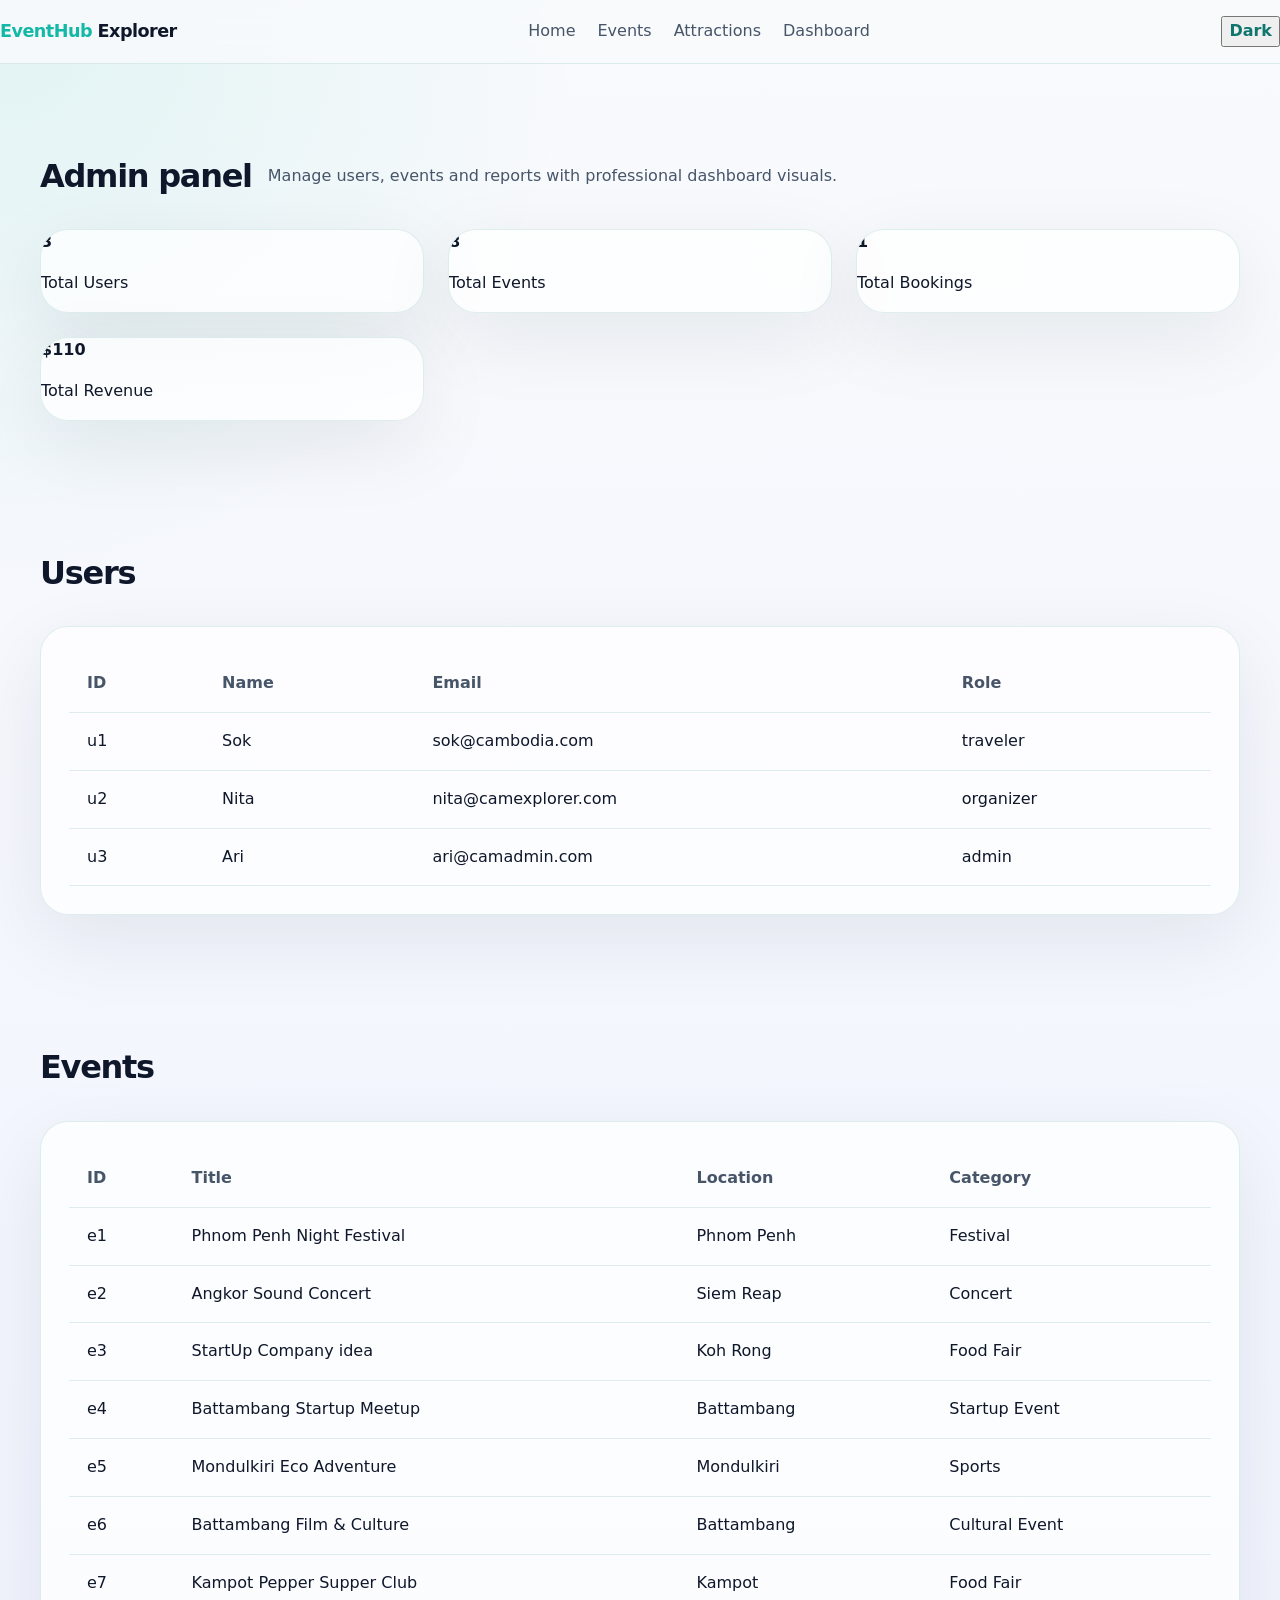
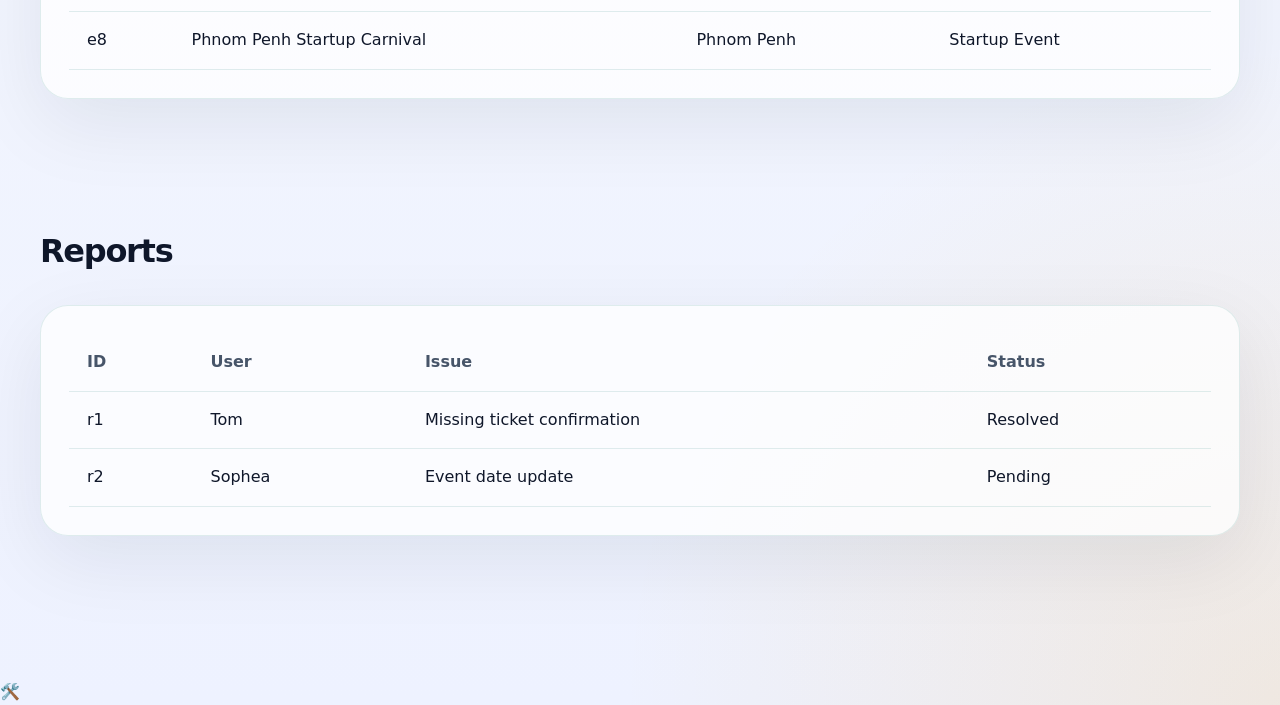
<file: admin.html>
<!DOCTYPE html>
<html lang="en">
<head>
  <meta charset="UTF-8" />
  <meta name="viewport" content="width=device-width, initial-scale=1.0" />
  <title>Admin Panel | EventHub Explorer</title>
  <link rel="stylesheet" href="style.css" />
</head>
<body data-page="admin">
  <div id="loading-screen"><div class="loader"></div></div>
  <div class="mobile-menu" id="mobileMenu">
    <button id="mobileClose" class="mobile-toggle">✕</button>
    <a href="index.html">Home</a>
    <a href="events.html">Events</a>
    <a href="attractions.html">Attractions</a>
    <a href="login.html">Login</a>
    <a href="signup.html">Sign Up</a>
  </div>
  <header class="site-header">
    <a class="brand" href="index.html"><span>EventHub</span> Explorer</a>
    <nav class="main-nav">
      <a class="nav-link" href="index.html">Home</a>
      <a class="nav-link" href="events.html">Events</a>
      <a class="nav-link" href="attractions.html">Attractions</a>
      <a class="nav-link" href="dashboard.html">Dashboard</a>
    </nav>
    <div class="nav-actions">
      <button id="darkToggle" class="dark-toggle"><span>Dark</span></button>
      <button class="mobile-toggle">☰</button>
    </div>
  </header>

  <main class="page-shell">
    <section class="section" data-reveal>
      <div class="section-title"><h2>Admin panel</h2><p>Manage users, events and reports with professional dashboard visuals.</p></div>
      <div id="adminTotals" class="cards-grid"></div>
    </section>

    <section class="section" data-reveal>
      <div class="section-title"><h2>Users</h2></div>
      <div class="table-card"><table class="table"><thead><tr><th>ID</th><th>Name</th><th>Email</th><th>Role</th></tr></thead><tbody id="adminUsers"></tbody></table></div>
    </section>

    <section class="section" data-reveal>
      <div class="section-title"><h2>Events</h2></div>
      <div class="table-card"><table class="table"><thead><tr><th>ID</th><th>Title</th><th>Location</th><th>Category</th></tr></thead><tbody id="adminEvents"></tbody></table></div>
    </section>

    <section class="section" data-reveal>
      <div class="section-title"><h2>Reports</h2></div>
      <div class="table-card"><table class="table"><thead><tr><th>ID</th><th>User</th><th>Issue</th><th>Status</th></tr></thead><tbody id="adminReports"></tbody></table></div>
    </section>
  </main>

  <a class="fab" href="dashboard.html">🛠️</a>
  <button id="backTop" class="back-top" aria-label="Back to top">↑</button>
  <script src="script.js"></script>
</body>
</html>
</file>
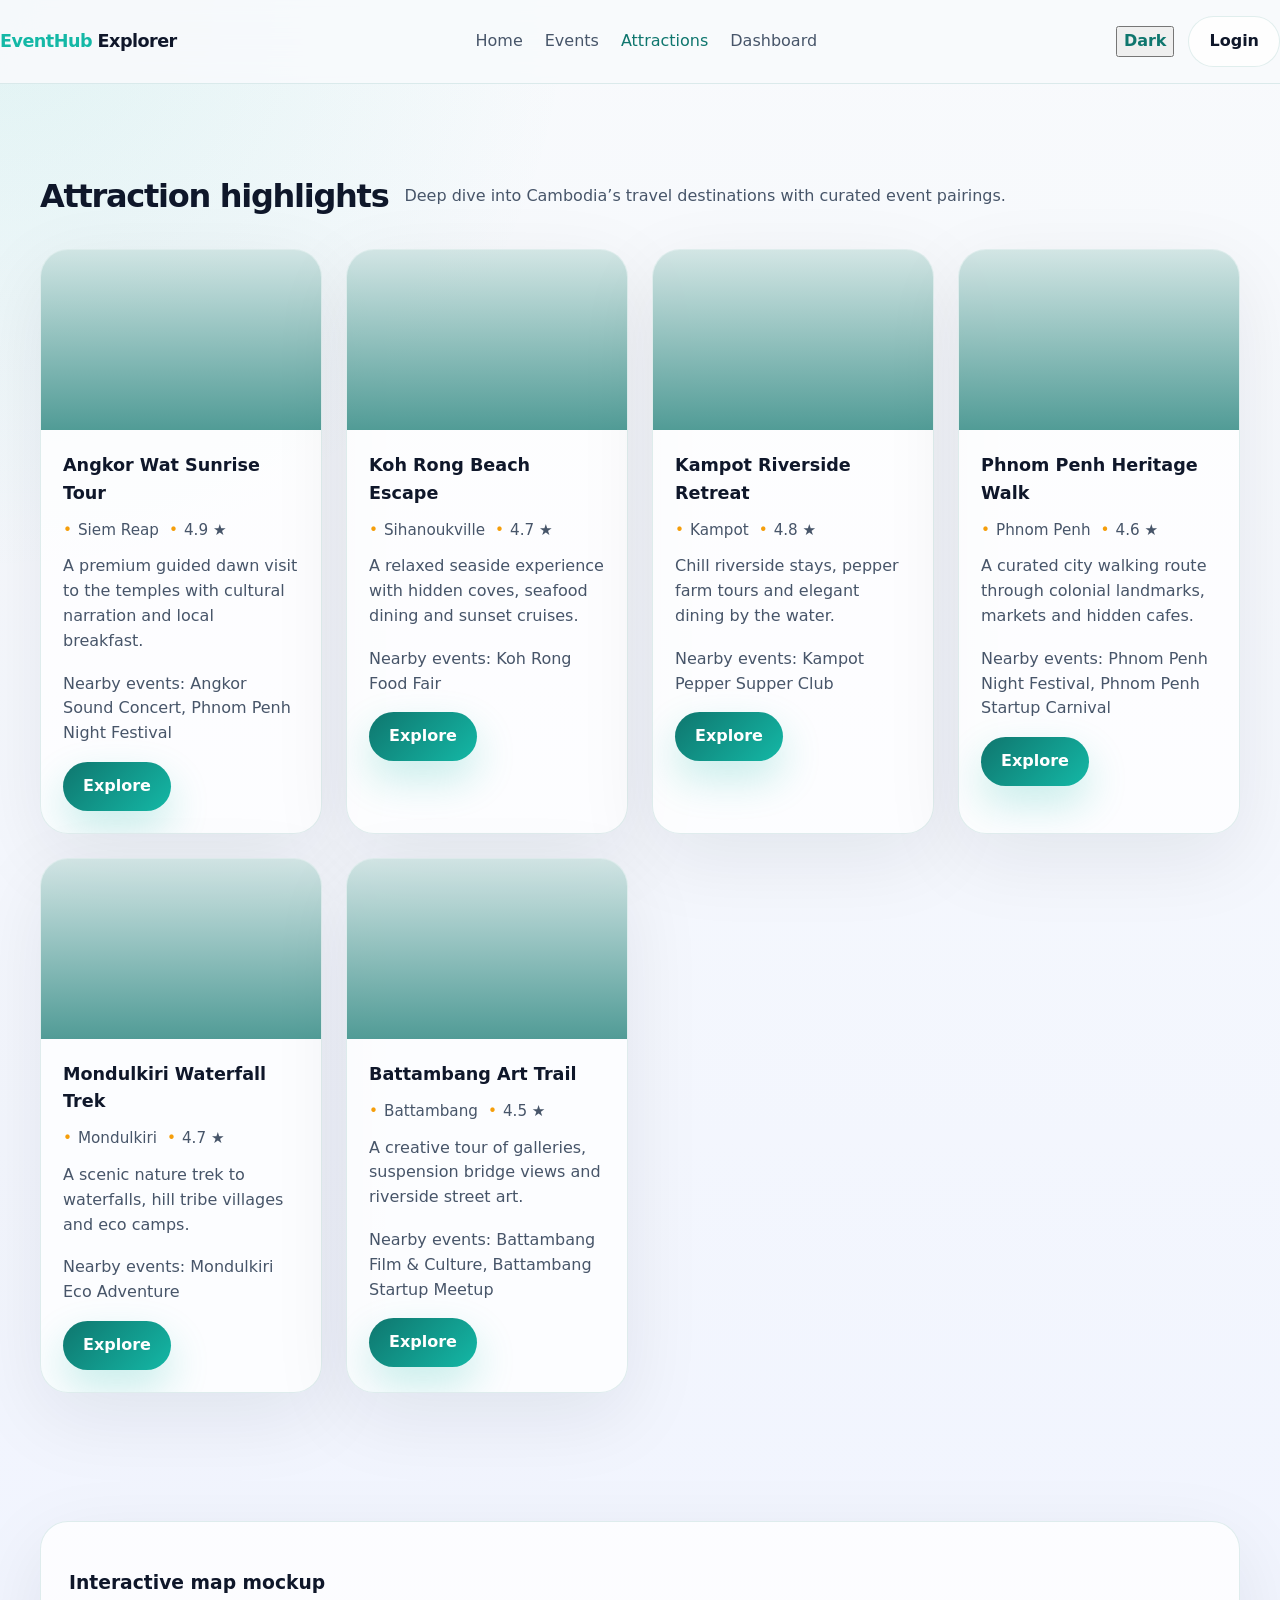
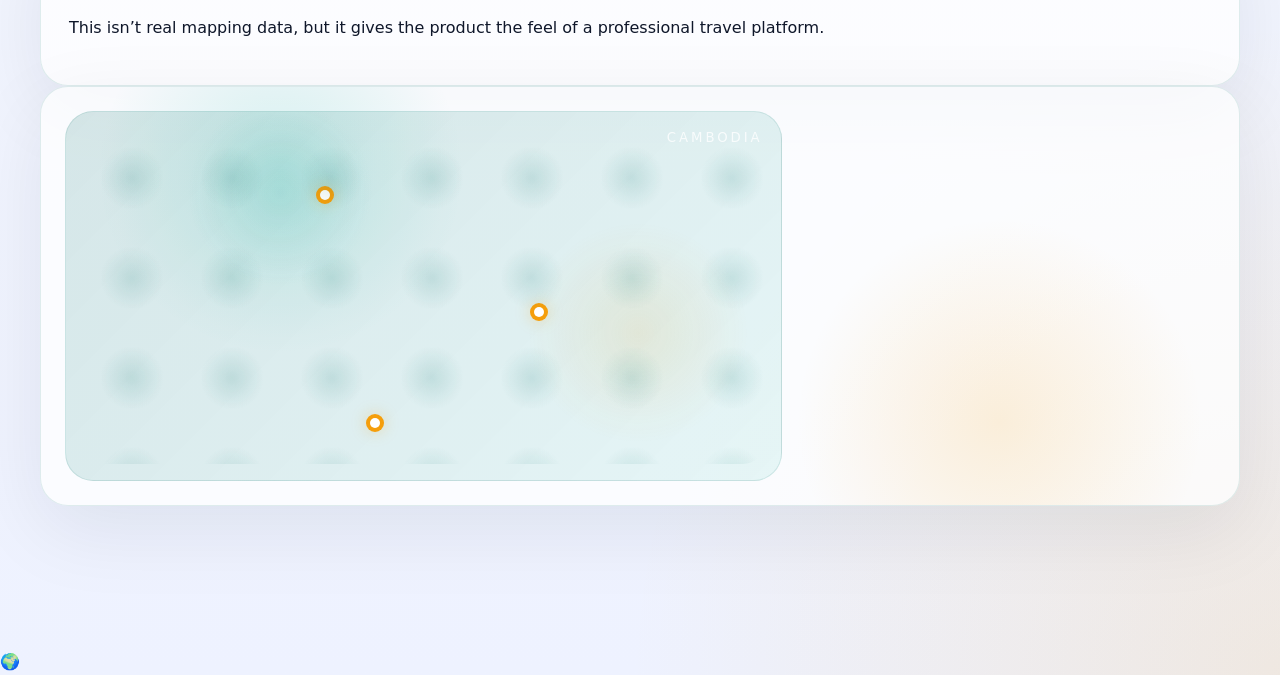
<file: attractions.html>
<!DOCTYPE html>
<html lang="en">
<head>
  <meta charset="UTF-8" />
  <meta name="viewport" content="width=device-width, initial-scale=1.0" />
  <title>Attractions | EventHub Explorer</title>
  <link rel="stylesheet" href="style.css" />
</head>
<body data-page="attractions">
  <div id="loading-screen"><div class="loader"></div></div>
  <div class="mobile-menu" id="mobileMenu">
    <button id="mobileClose" class="mobile-toggle">✕</button>
    <a href="index.html">Home</a>
    <a href="events.html">Events</a>
    <a href="attractions.html">Attractions</a>
    <a href="login.html">Login</a>
    <a href="signup.html">Sign Up</a>
  </div>
  <header class="site-header">
    <a class="brand" href="index.html"><span>EventHub</span> Explorer</a>
    <nav class="main-nav">
      <a class="nav-link" href="index.html">Home</a>
      <a class="nav-link" href="events.html">Events</a>
      <a class="nav-link" href="attractions.html">Attractions</a>
      <a class="nav-link" href="dashboard.html">Dashboard</a>
    </nav>
    <div class="nav-actions">
      <button id="darkToggle" class="dark-toggle"><span>Dark</span></button>
      <a class="btn btn-secondary" href="login.html">Login</a>
      <button class="mobile-toggle">☰</button>
    </div>
  </header>

  <main class="page-shell">
    <section class="section" data-reveal>
      <div class="section-title"><h2>Attraction highlights</h2><p>Deep dive into Cambodia’s travel destinations with curated event pairings.</p></div>
      <div class="attractions-grid" id="attractionGrid"></div>
    </section>

    <section class="section" data-reveal>
      <div class="feature-card"><h3>Interactive map mockup</h3><p>This isn’t real mapping data, but it gives the product the feel of a professional travel platform.</p></div>
      <div class="map-card">
        <div class="map-visual">
          <div class="map-pin" style="top:20%; left:35%"></div>
          <div class="map-pin" style="top:52%; left:65%"></div>
          <div class="map-pin" style="top:82%; left:42%"></div>
        </div>
      </div>
    </section>
  </main>

  <a class="fab" href="event-details.html?id=e3">🌍</a>
  <button id="backTop" class="back-top" aria-label="Back to top">↑</button>
  <script src="script.js"></script>
</body>
</html>
</file>
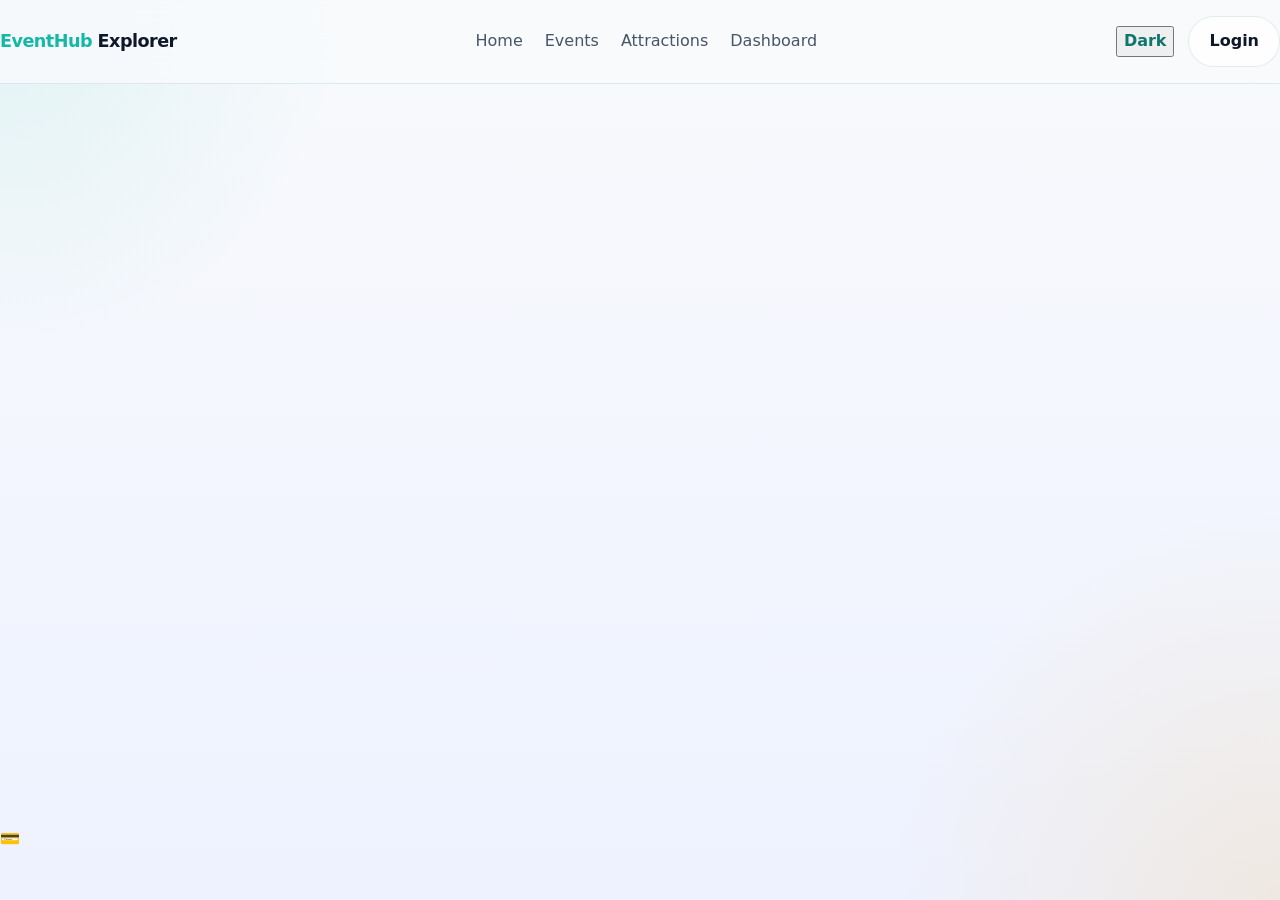
<file: book.html>
<!DOCTYPE html>
<html lang="en">
<head>
  <meta charset="UTF-8" />
  <meta name="viewport" content="width=device-width, initial-scale=1.0" />
  <title>Book Ticket | EventHub Explorer</title>
  <link rel="stylesheet" href="style.css" />
</head>
<body data-page="book">
  <div id="loading-screen"><div class="loader"></div></div>
  <div class="mobile-menu" id="mobileMenu">
    <button id="mobileClose" class="mobile-toggle">✕</button>
    <a href="index.html">Home</a>
    <a href="events.html">Events</a>
    <a href="attractions.html">Attractions</a>
    <a href="login.html">Login</a>
    <a href="signup.html">Sign Up</a>
  </div>
  <header class="site-header">
    <a class="brand" href="index.html"><span>EventHub</span> Explorer</a>
    <nav class="main-nav">
      <a class="nav-link" href="index.html">Home</a>
      <a class="nav-link" href="events.html">Events</a>
      <a class="nav-link" href="attractions.html">Attractions</a>
      <a class="nav-link" href="dashboard.html">Dashboard</a>
    </nav>
    <div class="nav-actions">
      <button id="darkToggle" class="dark-toggle"><span>Dark</span></button>
      <a class="btn btn-secondary" href="login.html">Login</a>
      <button class="mobile-toggle">☰</button>
    </div>
  </header>

  <main class="page-shell">
    <section class="section" data-reveal>
      <div class="section-title"><h2>Ticket booking prototype</h2><p>Simulate ticket checkout with a polished, investor-grade booking flow.</p></div>
      <div class="section-split">
        <div class="form-card">
          <form id="bookingForm">
            <div class="input-group"><label>Full Name</label><input id="fullName" type="text" required /></div>
            <div class="input-grid inline"><div class="input-group"><label>Email</label><input id="email" type="email" required /></div><div class="input-group"><label>Phone Number</label><input id="phone" type="tel" required /></div></div>
            <div class="input-grid inline"><div class="input-group"><label>Quantity</label><input id="ticketQuantity" type="number" min="1" value="1" required /></div><div class="input-group"><label>Ticket Type</label><select id="ticketType"><option>Standard</option><option>VIP</option></select></div></div>
            <button class="btn btn-primary full-width">Book Ticket</button>
          </form>
        </div>
        <aside class="booking-card">
          <div id="bookingSummary"></div>
          <div class="summary-row"><span>Total</span><strong id="bookingTotal">$0.00</strong></div>
          <div class="ticket-summary"><h3>Booking details</h3><p class="body-small">Complete the form to simulate a booking and generate a sample ticket number with a fake QR code.</p></div>
          <div id="bookingResult"></div>
        </aside>
      </div>
    </section>
  </main>

  <a class="fab" href="events.html">💳</a>
  <button id="backTop" class="back-top" aria-label="Back to top">↑</button>
  <script src="script.js"></script>
</body>
</html>
</file>
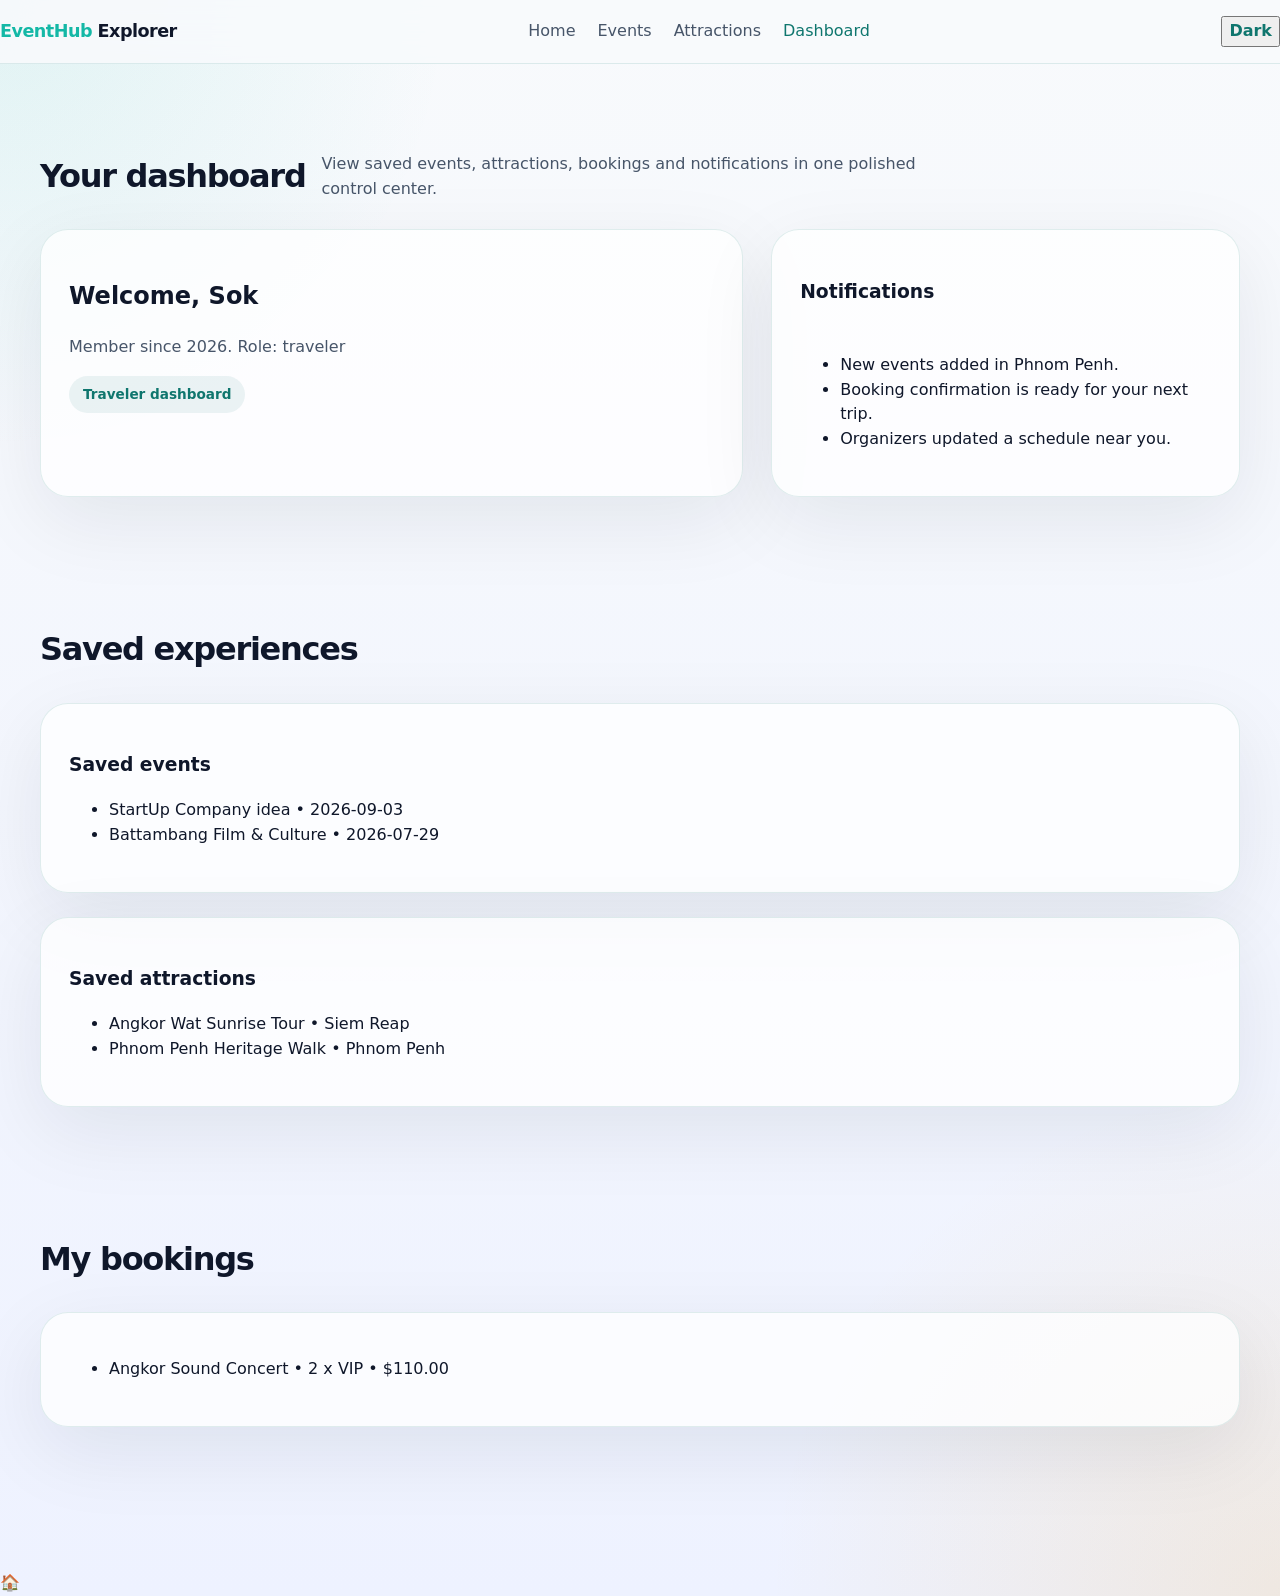
<file: dashboard.html>
<!DOCTYPE html>
<html lang="en">
<head>
  <meta charset="UTF-8" />
  <meta name="viewport" content="width=device-width, initial-scale=1.0" />
  <title>User Dashboard | EventHub Explorer</title>
  <link rel="stylesheet" href="style.css" />
</head>
<body data-page="dashboard">
  <div id="loading-screen"><div class="loader"></div></div>
  <div class="mobile-menu" id="mobileMenu">
    <button id="mobileClose" class="mobile-toggle">✕</button>
    <a href="index.html">Home</a>
    <a href="events.html">Events</a>
    <a href="attractions.html">Attractions</a>
    <a href="login.html">Login</a>
    <a href="signup.html">Sign Up</a>
  </div>
  <header class="site-header">
    <a class="brand" href="index.html"><span>EventHub</span> Explorer</a>
    <nav class="main-nav">
      <a class="nav-link" href="index.html">Home</a>
      <a class="nav-link" href="events.html">Events</a>
      <a class="nav-link" href="attractions.html">Attractions</a>
      <a class="nav-link" href="dashboard.html">Dashboard</a>
    </nav>
    <div class="nav-actions">
      <button id="darkToggle" class="dark-toggle"><span>Dark</span></button>
      <button class="mobile-toggle">☰</button>
    </div>
  </header>

  <main class="page-shell">
    <section class="section" data-reveal>
      <div class="section-title"><h2>Your dashboard</h2><p>View saved events, attractions, bookings and notifications in one polished control center.</p></div>
      <div class="section-split">
        <div class="profile-card" id="profileCard"></div>
        <aside class="notification-card">
          <h3>Notifications</h3>
          <ul id="notificationsList"></ul>
        </aside>
      </div>
    </section>

    <section class="section" data-reveal>
      <div class="section-title"><h2>Saved experiences</h2></div>
      <div class="feature-grid">
        <div class="detail-card"><h3>Saved events</h3><ul id="savedEventsList"></ul></div>
        <div class="detail-card"><h3>Saved attractions</h3><ul id="savedAttractionsList"></ul></div>
      </div>
    </section>

    <section class="section" data-reveal>
      <div class="section-title"><h2>My bookings</h2></div>
      <div class="detail-card"><ul id="myTicketsList"></ul></div>
    </section>
  </main>

  <a class="fab" href="index.html">🏠</a>
  <button id="backTop" class="back-top" aria-label="Back to top">↑</button>
  <script src="script.js"></script>
</body>
</html>
</file>
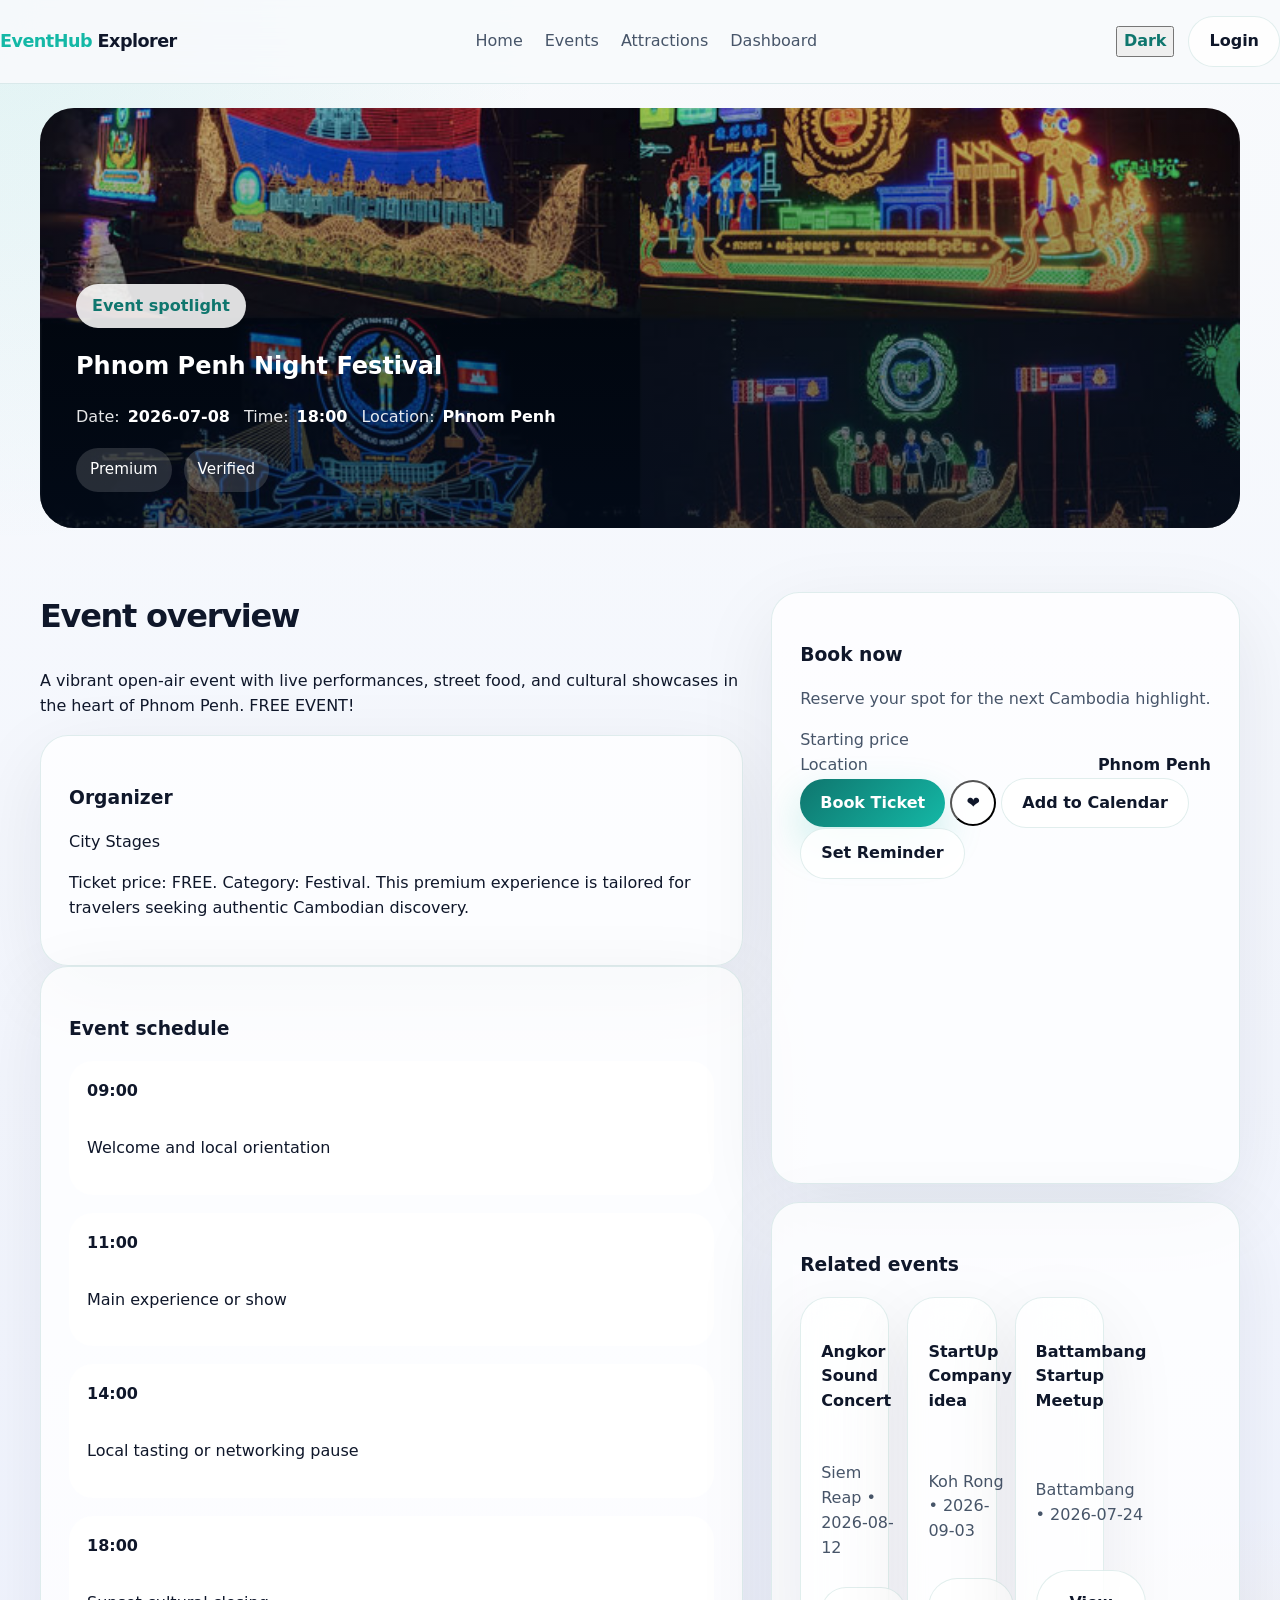
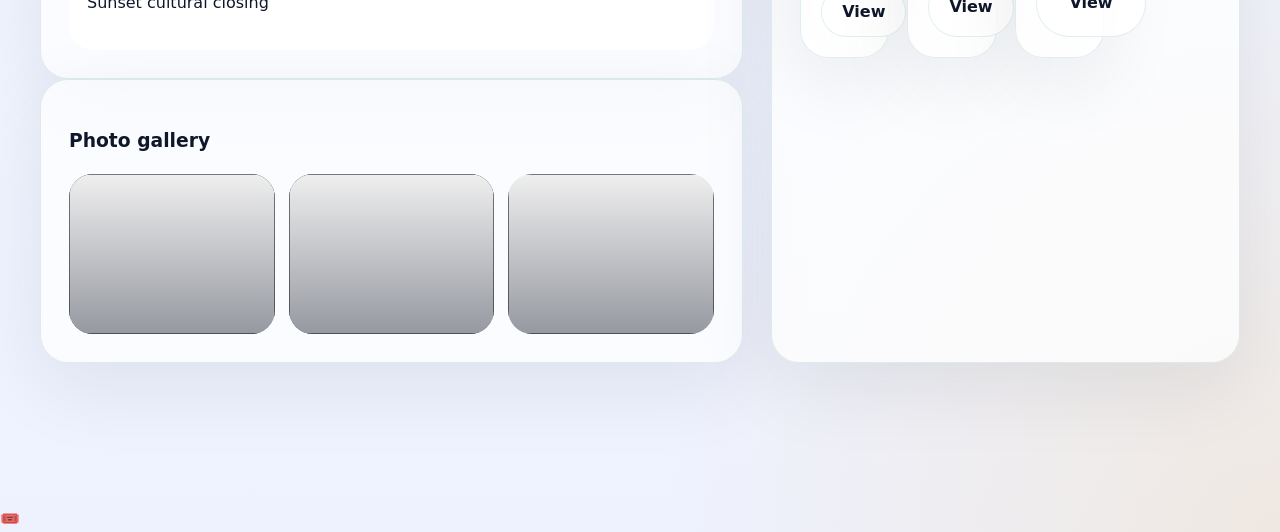
<file: event-details.html>
<!DOCTYPE html>
<html lang="en">
<head>
  <meta charset="UTF-8" />
  <meta name="viewport" content="width=device-width, initial-scale=1.0" />
  <title>Event Details | EventHub Explorer</title>
  <link rel="stylesheet" href="style.css" />
</head>
<body data-page="event-details">
  <div id="loading-screen"><div class="loader"></div></div>
  <div class="mobile-menu" id="mobileMenu">
    <button id="mobileClose" class="mobile-toggle">✕</button>
    <a href="index.html">Home</a>
    <a href="events.html">Events</a>
    <a href="attractions.html">Attractions</a>
    <a href="login.html">Login</a>
    <a href="signup.html">Sign Up</a>
  </div>
  <header class="site-header">
    <a class="brand" href="index.html"><span>EventHub</span> Explorer</a>
    <nav class="main-nav">
      <a class="nav-link" href="index.html">Home</a>
      <a class="nav-link" href="events.html">Events</a>
      <a class="nav-link" href="attractions.html">Attractions</a>
      <a class="nav-link" href="dashboard.html">Dashboard</a>
    </nav>
    <div class="nav-actions">
      <button id="darkToggle" class="dark-toggle"><span>Dark</span></button>
      <a class="btn btn-secondary" href="login.html">Login</a>
      <button class="mobile-toggle">☰</button>
    </div>
  </header>

  <main class="page-shell">
    <section class="detail-banner" id="detailBanner">
      <div class="detail-banner-content">
        <div class="banner-info">
          <span class="hero-tag">Event spotlight</span>
          <h1 id="detailTitle"></h1>
          <div class="hero-meta" id="detailMeta"></div>
          <div class="badge-list"><span>Premium</span><span>Verified</span></div>
        </div>
      </div>
    </section>

    <section class="section">
      <div class="section-split">
        <div>
          <div class="section-title"><h2>Event overview</h2></div>
          <p id="detailDescription"></p>
          <div class="detail-card">
            <h3>Organizer</h3>
            <p id="detailOrganizer"></p>
            <p id="detailDetails"></p>
          </div>
          <div class="detail-card">
            <h3>Event schedule</h3>
            <div id="eventSchedule" class="schedule-list"></div>
          </div>
          <div class="detail-card">
            <h3>Photo gallery</h3>
            <div id="galleryGrid" class="gallery-grid"></div>
          </div>
        </div>
        <aside class="detail-sidebar">
          <div class="booking-card">
            <h3>Book now</h3>
            <p class="body-small">Reserve your spot for the next Cambodia highlight.</p>
            <div class="summary-row"><span>Starting price</span><strong id="ticketPrice"></strong></div>
            <div class="summary-row"><span>Location</span><strong id="detailLocation">Phnom Penh</strong></div>
            <a id="bookTicketLink" class="btn btn-primary" href="book.html">Book Ticket</a>
            <button id="saveEventBtn" class="favorite-toggle" type="button">❤</button>
            <button id="addCalendarBtn" class="btn btn-secondary" type="button">Add to Calendar</button>
            <button id="setReminderBtn" class="btn btn-secondary" type="button">Set Reminder</button>
          </div>
          <div class="detail-card">
            <h3>Related events</h3>
            <div id="relatedEvents" class="related-list"></div>
          </div>
        </aside>
      </div>
    </section>
  </main>

  <a class="fab" href="book.html">🎟️</a>
  <button id="backTop" class="back-top" aria-label="Back to top">↑</button>
  <div class="modal" id="galleryModal"><div class="modal-content"><button class="modal-close" onclick="closeModal()">✕</button><div class="modal-body"><h3>Gallery preview</h3><p>Experience the event atmosphere in a premium visual format.</p></div></div></div>
  <script src="script.js"></script>
  <script>
    // wire calendar + reminder buttons on details page
    document.addEventListener('DOMContentLoaded', () => {
      const params = new URLSearchParams(window.location.search);
      const id = params.get('id') || 'e1';
      document.querySelector('#addCalendarBtn')?.addEventListener('click', () => {
        const ev = siteData.events.find(e => e.id === id);
        if (ev) downloadICS(ev);
      });
      document.querySelector('#setReminderBtn')?.addEventListener('click', () => {
        const ev = siteData.events.find(e => e.id === id);
        if (!ev) return;
        // ask user for a minutes-before (simple prompt for demo)
        const mins = Number(prompt('Notify me how many minutes before the event? (e.g., 60)', '60')) || 60;
        addReminder(id, mins);
      });
    });
  </script>
</body>
</html>
</file>
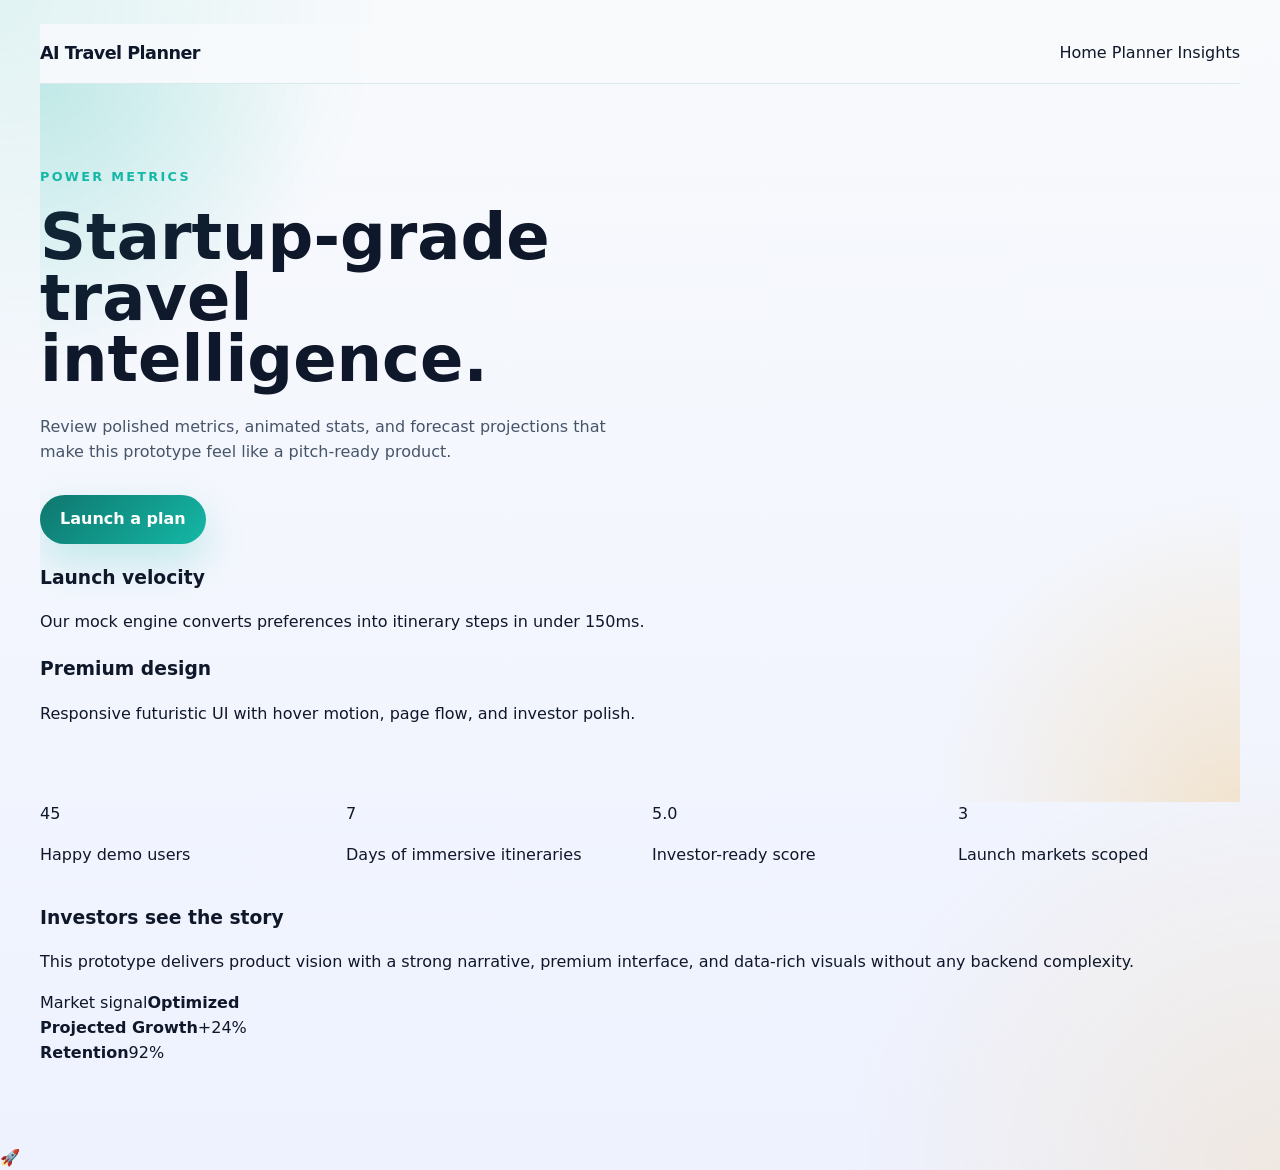
<file: insights.html>
<!DOCTYPE html>
<html lang="en">
<head>
  <meta charset="UTF-8" />
  <meta name="viewport" content="width=device-width, initial-scale=1.0" />
  <title>Insights | AI Travel Planner</title>
  <link rel="stylesheet" href="style.css" />
</head>
<body class="page-insights">
  <div class="page-shell">
    <header class="site-header">
      <a class="brand" href="prototype1.html" data-fade>AI Travel Planner</a>
      <nav class="nav-links">
        <a href="prototype1.html" data-fade>Home</a>
        <a href="planner.html" data-fade>Planner</a>
        <a href="insights.html" data-fade class="active">Insights</a>
      </nav>
    </header>

    <main>
      <section class="hero hero-slim hero-insights">
        <div class="hero-copy">
          <span class="eyebrow">POWER METRICS</span>
          <h1>Startup-grade travel intelligence.</h1>
          <p>Review polished metrics, animated stats, and forecast projections that make this prototype feel like a pitch-ready product.</p>
          <a class="btn btn-primary" href="planner.html" data-fade>Launch a plan</a>
        </div>
        <div class="hero-cards">
          <div class="insight-card glass-panel pulse">
            <h3>Launch velocity</h3>
            <p>Our mock engine converts preferences into itinerary steps in under 150ms.</p>
          </div>
          <div class="insight-card glass-panel pulse delay">
            <h3>Premium design</h3>
            <p>Responsive futuristic UI with hover motion, page flow, and investor polish.</p>
          </div>
        </div>
      </section>

      <section class="panel stats-grid">
        <div class="counter-card glass-panel">
          <span class="counter" data-target="74">0</span>
          <p>Happy demo users</p>
        </div>
        <div class="counter-card glass-panel">
          <span class="counter" data-target="12">0</span>
          <p>Days of immersive itineraries</p>
        </div>
        <div class="counter-card glass-panel">
          <span class="counter" data-target="8.2">0</span>
          <p>Investor-ready score</p>
        </div>
        <div class="counter-card glass-panel">
          <span class="counter" data-target="5">0</span>
          <p>Launch markets scoped</p>
        </div>
      </section>

      <section class="feature-strip">
        <div>
          <h3>Investors see the story</h3>
          <p>This prototype delivers product vision with a strong narrative, premium interface, and data-rich visuals without any backend complexity.</p>
        </div>
        <div class="mock-dashboard glass-panel">
          <div class="dashboard-legend">
            <span>Market signal</span><strong>Optimized</strong>
          </div>
          <div class="line-graphic"></div>
          <div class="dashboard-stats">
            <div><strong>Projected Growth</strong><span>+24%</span></div>
            <div><strong>Retention</strong><span>92%</span></div>
          </div>
        </div>
      </section>
    </main>
  </div>

  <a class="fab" href="planner.html" data-fade>
    <span class="fab-ring"></span>
    <span class="fab-icon">🚀</span>
  </a>

  <script src="app.js"></script>
</body>
</html>
</file>
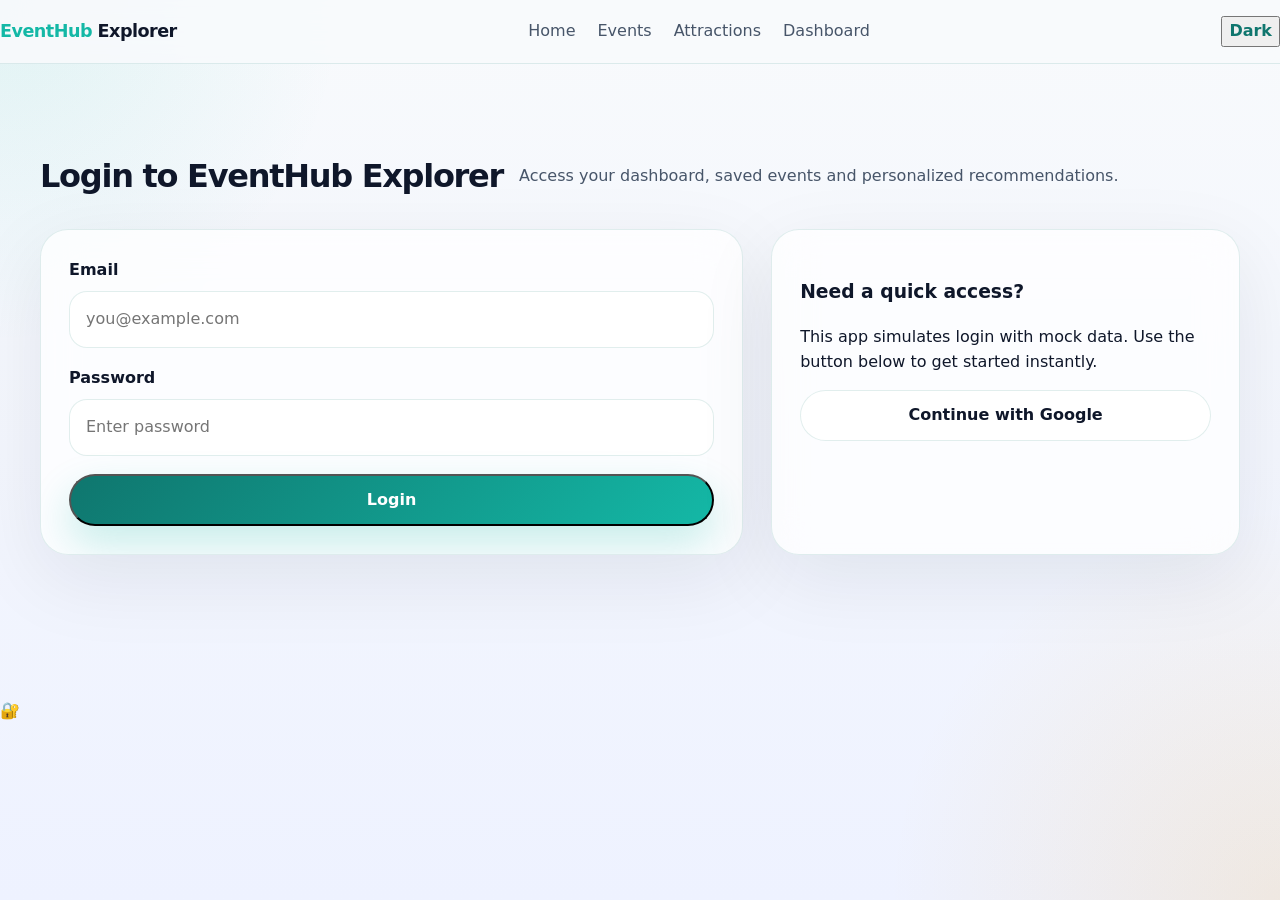
<file: login.html>
<!DOCTYPE html>
<html lang="en">
<head>
  <meta charset="UTF-8" />
  <meta name="viewport" content="width=device-width, initial-scale=1.0" />
  <title>Login | EventHub Explorer</title>
  <link rel="stylesheet" href="style.css" />
</head>
<body data-page="login">
  <div id="loading-screen"><div class="loader"></div></div>
  <div class="mobile-menu" id="mobileMenu">
    <button id="mobileClose" class="mobile-toggle">✕</button>
    <a href="index.html">Home</a>
    <a href="events.html">Events</a>
    <a href="attractions.html">Attractions</a>
    <a href="login.html">Login</a>
    <a href="signup.html">Sign Up</a>
  </div>
  <header class="site-header">
    <a class="brand" href="index.html"><span>EventHub</span> Explorer</a>
    <nav class="main-nav">
      <a class="nav-link" href="index.html">Home</a>
      <a class="nav-link" href="events.html">Events</a>
      <a class="nav-link" href="attractions.html">Attractions</a>
      <a class="nav-link" href="dashboard.html">Dashboard</a>
    </nav>
    <div class="nav-actions">
      <button id="darkToggle" class="dark-toggle"><span>Dark</span></button>
      <button class="mobile-toggle">☰</button>
    </div>
  </header>

  <main class="page-shell">
    <section class="section" data-reveal>
      <div class="section-title"><h2>Login to EventHub Explorer</h2><p>Access your dashboard, saved events and personalized recommendations.</p></div>
      <div class="section-split">
        <div class="form-card glass-card">
          <form id="loginForm">
            <div class="input-group"><label>Email</label><input id="loginEmail" type="email" placeholder="you@example.com" required /></div>
            <div class="input-group"><label>Password</label><input id="loginPassword" type="password" placeholder="Enter password" required /></div>
            <button class="btn btn-primary full-width">Login</button>
          </form>
        </div>
        <div class="feature-card glass-card">
          <h3>Need a quick access?</h3>
          <p>This app simulates login with mock data. Use the button below to get started instantly.</p>
          <button id="googleLogin" class="btn btn-secondary full-width">Continue with Google</button>
        </div>
      </div>
    </section>
  </main>

  <a class="fab" href="signup.html">🔐</a>
  <button id="backTop" class="back-top" aria-label="Back to top">↑</button>
  <script src="script.js"></script>
</body>
</html>
</file>
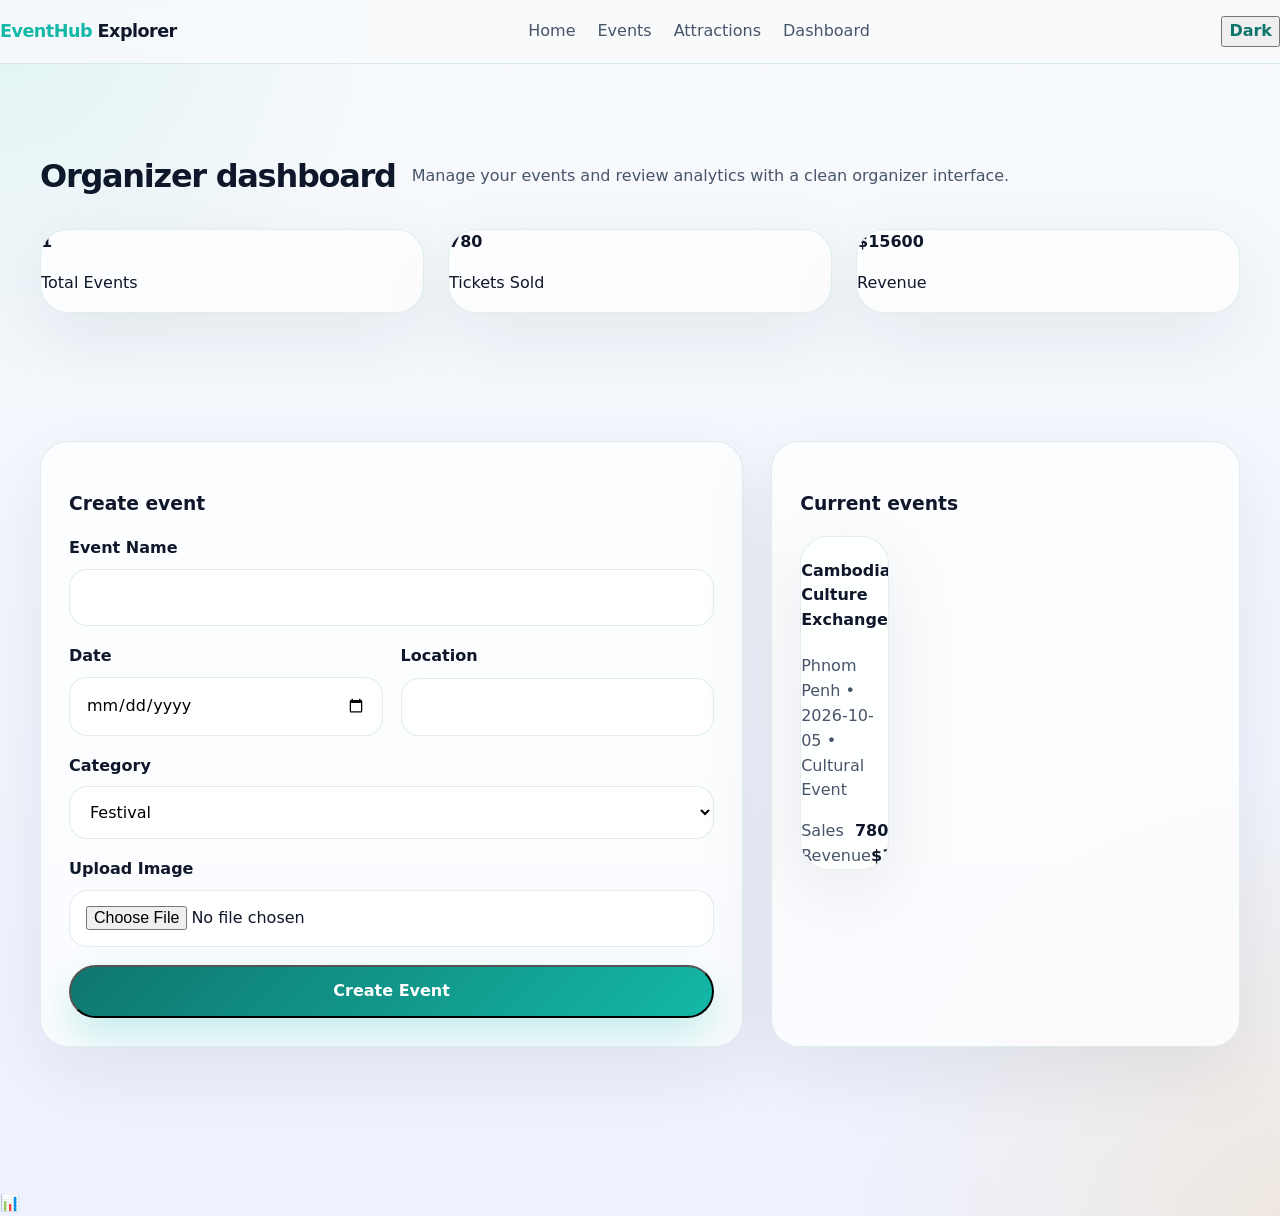
<file: organizer.html>
<!DOCTYPE html>
<html lang="en">
<head>
  <meta charset="UTF-8" />
  <meta name="viewport" content="width=device-width, initial-scale=1.0" />
  <title>Organizer Dashboard | EventHub Explorer</title>
  <link rel="stylesheet" href="style.css" />
</head>
<body data-page="organizer">
  <div id="loading-screen"><div class="loader"></div></div>
  <div class="mobile-menu" id="mobileMenu">
    <button id="mobileClose" class="mobile-toggle">✕</button>
    <a href="index.html">Home</a>
    <a href="events.html">Events</a>
    <a href="attractions.html">Attractions</a>
    <a href="login.html">Login</a>
    <a href="signup.html">Sign Up</a>
  </div>
  <header class="site-header">
    <a class="brand" href="index.html"><span>EventHub</span> Explorer</a>
    <nav class="main-nav">
      <a class="nav-link" href="index.html">Home</a>
      <a class="nav-link" href="events.html">Events</a>
      <a class="nav-link" href="attractions.html">Attractions</a>
      <a class="nav-link" href="dashboard.html">Dashboard</a>
    </nav>
    <div class="nav-actions">
      <button id="darkToggle" class="dark-toggle"><span>Dark</span></button>
      <button class="mobile-toggle">☰</button>
    </div>
  </header>

  <main class="page-shell">
    <section class="section" data-reveal>
      <div class="section-title"><h2>Organizer dashboard</h2><p>Manage your events and review analytics with a clean organizer interface.</p></div>
      <div id="organizerAnalytics" class="cards-grid"></div>
    </section>

    <section class="section" data-reveal>
      <div class="section-split">
        <div class="form-card">
          <h3>Create event</h3>
          <form id="organizerForm">
            <div class="input-group"><label>Event Name</label><input id="eventName" type="text" required /></div>
            <div class="input-grid inline"><div class="input-group"><label>Date</label><input id="eventDate" type="date" required /></div><div class="input-group"><label>Location</label><input id="eventLocation" type="text" required /></div></div>
            <div class="input-group"><label>Category</label><select id="eventCategory"><option>Festival</option><option>Concert</option><option>Food Fair</option><option>Startup Event</option><option>Cultural Event</option><option>Sports</option></select></div>
            <div class="input-group"><label>Upload Image</label><input type="file" accept="image/*" /></div>
            <button class="btn btn-primary full-width">Create Event</button>
          </form>
        </div>
        <aside class="detail-card"><h3>Current events</h3><div id="organizerEvents" class="related-list"></div></aside>
      </div>
    </section>
  </main>

  <a class="fab" href="dashboard.html">📊</a>
  <button id="backTop" class="back-top" aria-label="Back to top">↑</button>
  <script src="script.js"></script>
</body>
</html>
</file>
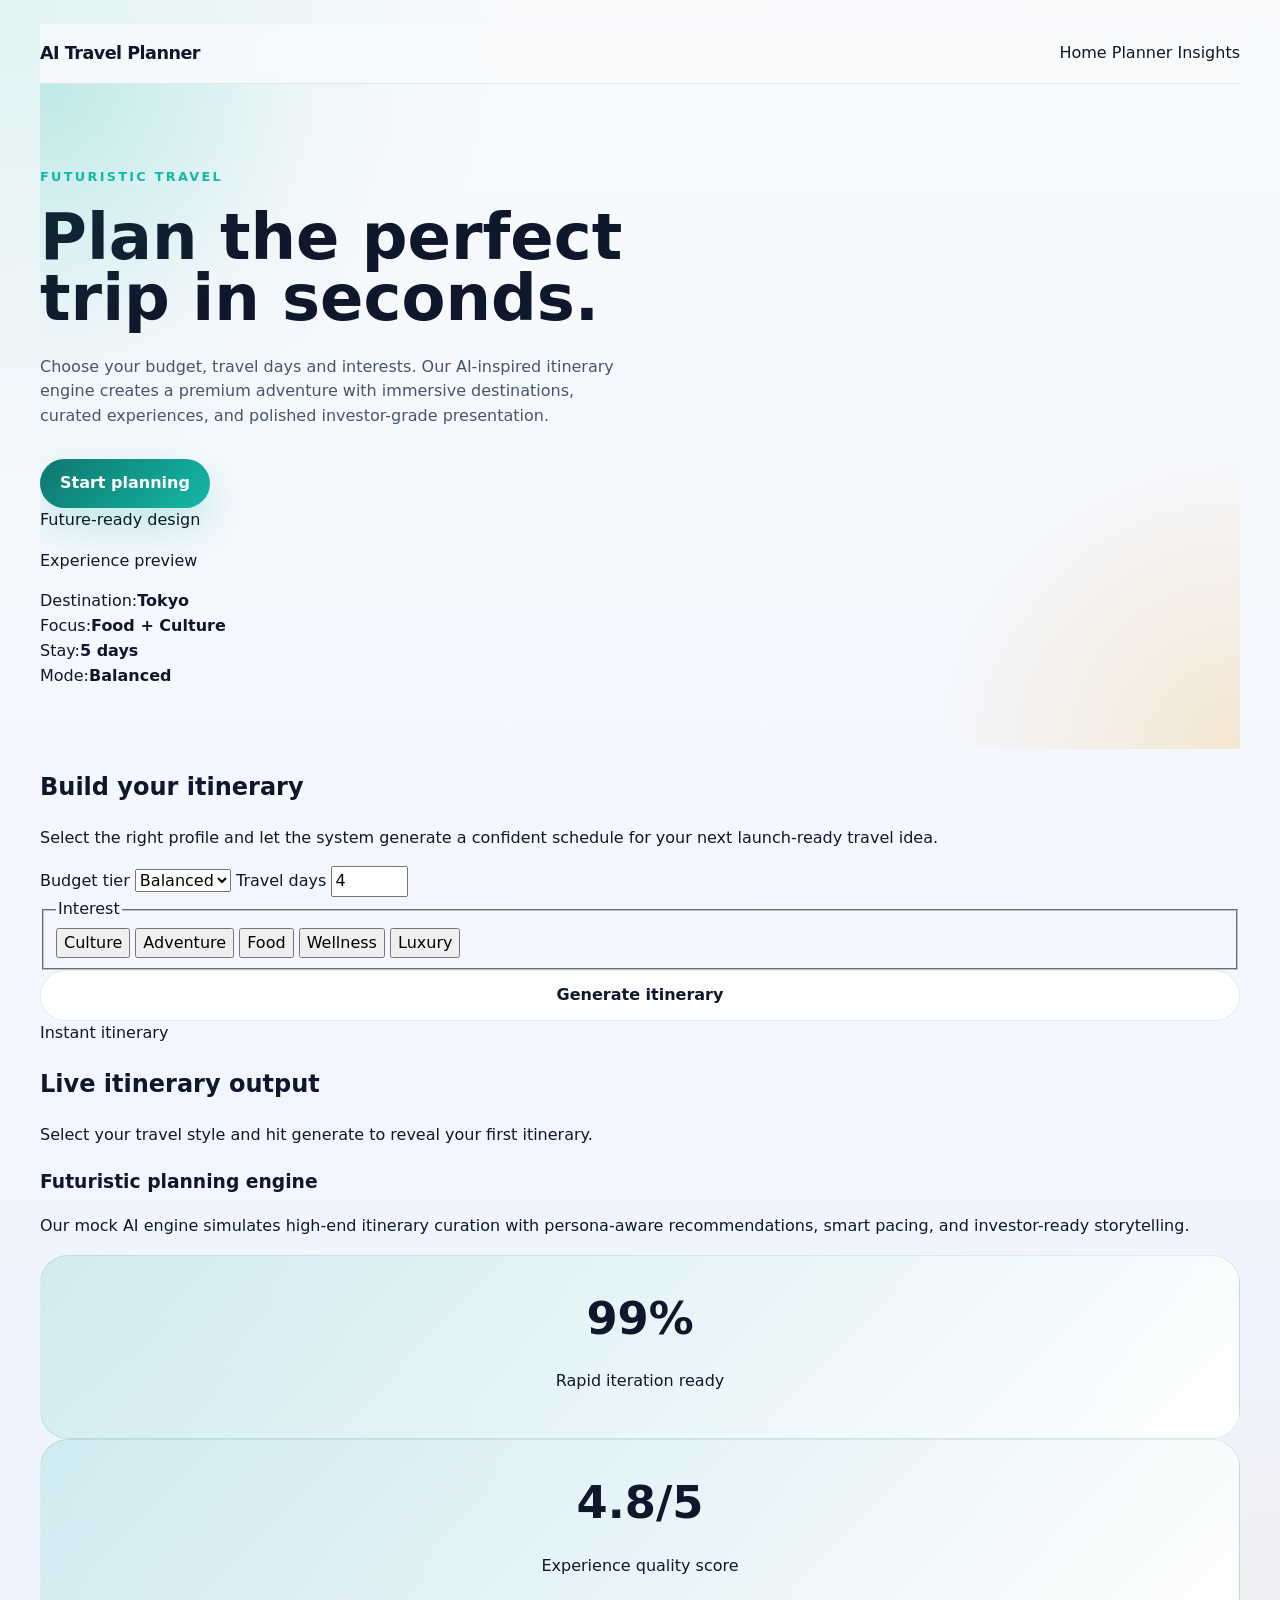
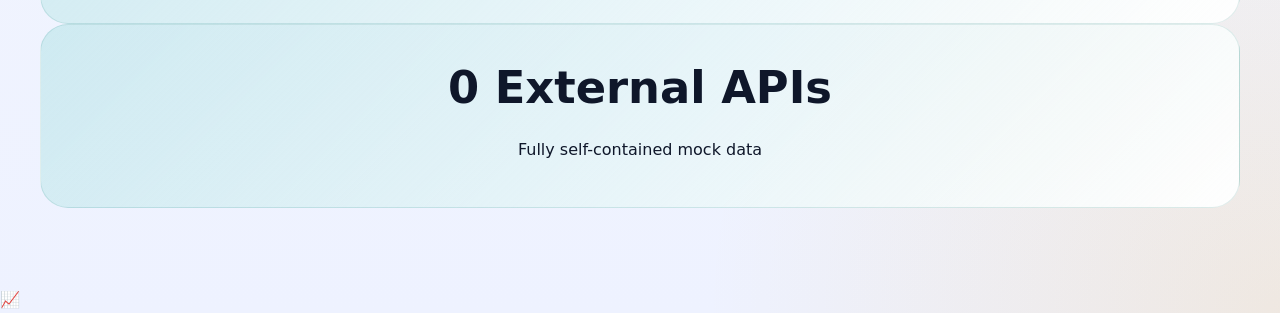
<file: planner.html>
<!DOCTYPE html>
<html lang="en">
<head>
  <meta charset="UTF-8" />
  <meta name="viewport" content="width=device-width, initial-scale=1.0" />
  <title>AI Travel Planner | Smart Itineraries</title>
  <link rel="stylesheet" href="style.css" />
</head>
<body class="page-planner">
  <div class="page-shell">
    <header class="site-header">
      <a class="brand" href="prototype1.html" data-fade>AI Travel Planner</a>
      <nav class="nav-links">
        <a href="prototype1.html" data-fade>Home</a>
        <a href="planner.html" data-fade class="active">Planner</a>
        <a href="insights.html" data-fade>Insights</a>
      </nav>
    </header>

    <main>
      <section class="hero hero-slim gradient-glow">
        <div class="hero-copy">
          <span class="eyebrow">FUTURISTIC TRAVEL</span>
          <h1>Plan the perfect trip in seconds.</h1>
          <p>Choose your budget, travel days and interests. Our AI-inspired itinerary engine creates a premium adventure with immersive destinations, curated experiences, and polished investor-grade presentation.</p>
          <a class="btn btn-primary" href="#planner-form">Start planning</a>
        </div>
        <div class="hero-visual glass-panel">
          <div class="panel-badge">Future-ready design</div>
          <div class="panel-content">
            <p class="panel-title">Experience preview</p>
            <div class="preview-line"><span>Destination:</span><strong>Tokyo</strong></div>
            <div class="preview-line"><span>Focus:</span><strong>Food + Culture</strong></div>
            <div class="preview-line"><span>Stay:</span><strong>5 days</strong></div>
            <div class="preview-line"><span>Mode:</span><strong>Balanced</strong></div>
          </div>
        </div>
      </section>

      <section id="planner-form" class="panel grid-2">
        <div class="panel-left glass-panel">
          <h2>Build your itinerary</h2>
          <p>Select the right profile and let the system generate a confident schedule for your next launch-ready travel idea.</p>

          <form id="travelForm" class="form-grid">
            <label>
              Budget tier
              <select id="budget" required>
                <option value="Balanced">Balanced</option>
                <option value="Lean">Lean</option>
                <option value="Premium">Premium</option>
              </select>
            </label>

            <label>
              Travel days
              <input id="days" type="number" min="2" max="12" value="4" required />
            </label>

            <fieldset class="interest-fieldset">
              <legend>Interest</legend>
              <button type="button" class="chip active" data-interest="Culture">Culture</button>
              <button type="button" class="chip" data-interest="Adventure">Adventure</button>
              <button type="button" class="chip" data-interest="Food">Food</button>
              <button type="button" class="chip" data-interest="Wellness">Wellness</button>
              <button type="button" class="chip" data-interest="Luxury">Luxury</button>
            </fieldset>

            <button type="submit" class="btn btn-secondary full-width">Generate itinerary</button>
          </form>
        </div>

        <div class="panel-right output-panel glass-panel">
          <div class="output-header">
            <span class="eyebrow">Instant itinerary</span>
            <h2>Live itinerary output</h2>
          </div>
          <div id="itineraryResult" class="itinerary-result">
            <div class="empty-state">
              <p>Select your travel style and hit generate to reveal your first itinerary.</p>
            </div>
          </div>
        </div>
      </section>

      <section class="feature-strip alternate">
        <div>
          <h3>Futuristic planning engine</h3>
          <p>Our mock AI engine simulates high-end itinerary curation with persona-aware recommendations, smart pacing, and investor-ready storytelling.</p>
        </div>
        <div class="mini-grid">
          <div class="stat-card">
            <strong>99%</strong>
            <p>Rapid iteration ready</p>
          </div>
          <div class="stat-card">
            <strong>4.8/5</strong>
            <p>Experience quality score</p>
          </div>
          <div class="stat-card">
            <strong>0 External APIs</strong>
            <p>Fully self-contained mock data</p>
          </div>
        </div>
      </section>
    </main>
  </div>

  <a class="fab" href="insights.html" data-fade>
    <span class="fab-ring"></span>
    <span class="fab-icon">📈</span>
  </a>

  <script src="app.js"></script>
</body>
</html>
</file>
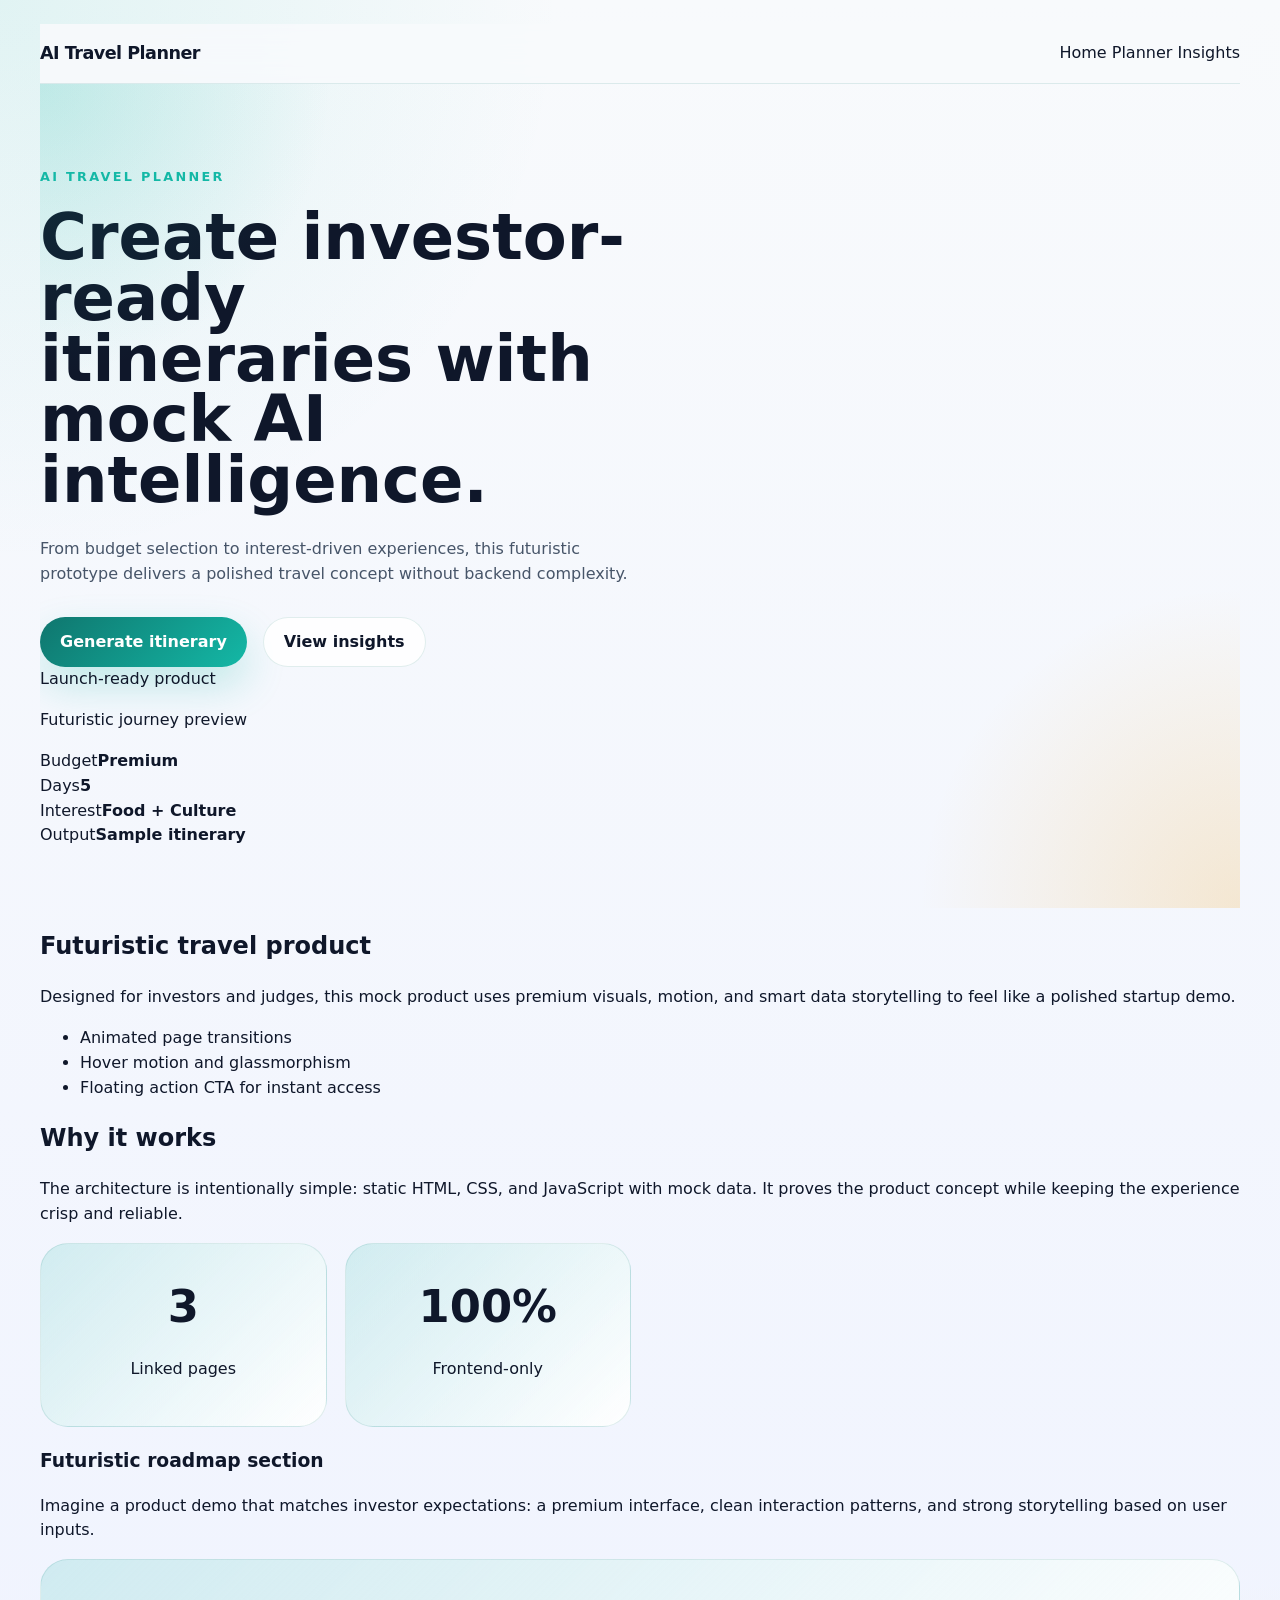
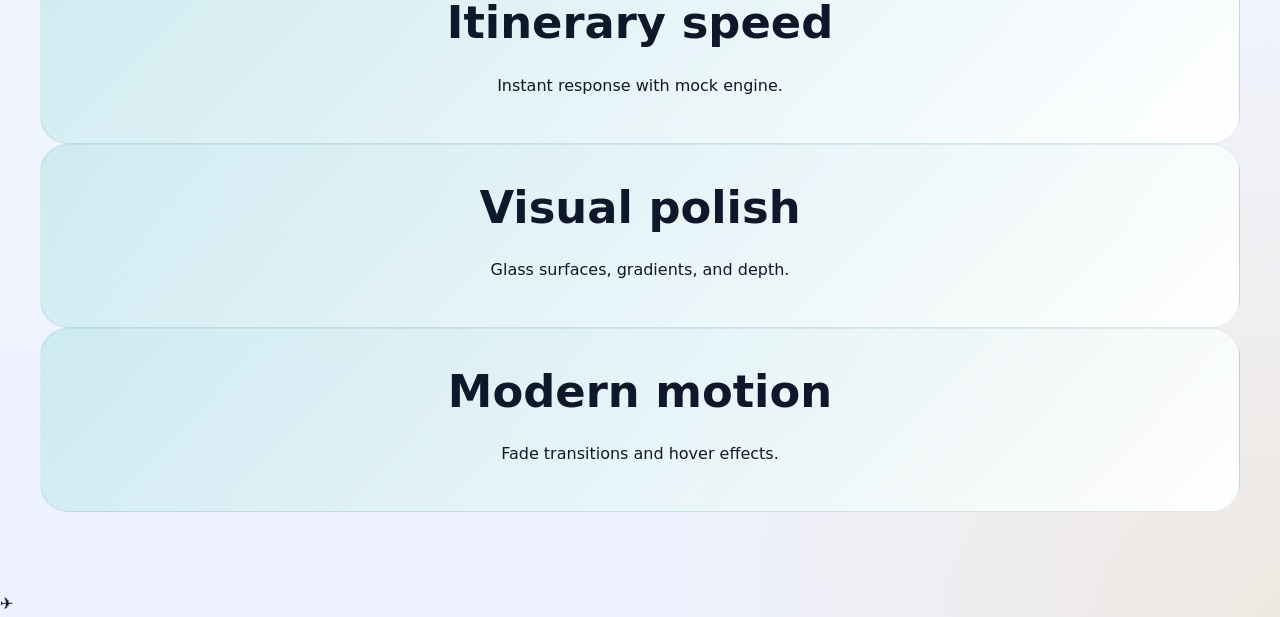
<file: prototype1.html>
<!DOCTYPE html>
<html lang="en">
<head>
  <meta charset="UTF-8" />
  <meta name="viewport" content="width=device-width, initial-scale=1.0" />
  <title>AI Travel Planner | Home</title>
  <link rel="stylesheet" href="style.css" />
</head>
<body class="page-home">
  <div class="page-shell">
    <header class="site-header">
      <a class="brand" href="prototype1.html" data-fade>AI Travel Planner</a>
      <nav class="nav-links">
        <a href="prototype1.html" data-fade class="active">Home</a>
        <a href="planner.html" data-fade>Planner</a>
        <a href="insights.html" data-fade>Insights</a>
      </nav>
    </header>

    <main>
      <section class="hero full-height">
        <div class="hero-copy">
          <span class="eyebrow">AI TRAVEL PLANNER</span>
          <h1>Create investor-ready itineraries with mock AI intelligence.</h1>
          <p>From budget selection to interest-driven experiences, this futuristic prototype delivers a polished travel concept without backend complexity.</p>
          <div class="hero-actions">
            <a class="btn btn-primary" href="planner.html" data-fade>Generate itinerary</a>
            <a class="btn btn-secondary" href="insights.html" data-fade>View insights</a>
          </div>
        </div>

        <div class="hero-visual glass-panel">
          <div class="panel-badge">Launch-ready product</div>
          <div class="panel-content">
            <p class="panel-title">Futuristic journey preview</p>
            <div class="preview-line"><span>Budget</span><strong>Premium</strong></div>
            <div class="preview-line"><span>Days</span><strong>5</strong></div>
            <div class="preview-line"><span>Interest</span><strong>Food + Culture</strong></div>
            <div class="preview-line"><span>Output</span><strong>Sample itinerary</strong></div>
          </div>
        </div>
      </section>

      <section class="panel grid-2">
        <div class="glass-panel">
          <h2>Futuristic travel product</h2>
          <p>Designed for investors and judges, this mock product uses premium visuals, motion, and smart data storytelling to feel like a polished startup demo.</p>
          <ul class="feature-list">
            <li>Animated page transitions</li>
            <li>Hover motion and glassmorphism</li>
            <li>Floating action CTA for instant access</li>
          </ul>
        </div>
        <div class="glass-panel">
          <h2>Why it works</h2>
          <p>The architecture is intentionally simple: static HTML, CSS, and JavaScript with mock data. It proves the product concept while keeping the experience crisp and reliable.</p>
          <div class="stats-row">
            <div class="stat-card">
              <strong>3</strong>
              <p>Linked pages</p>
            </div>
            <div class="stat-card">
              <strong>100%</strong>
              <p>Frontend-only</p>
            </div>
          </div>
        </div>
      </section>

      <section class="feature-strip alternate">
        <div>
          <h3>Futuristic roadmap section</h3>
          <p>Imagine a product demo that matches investor expectations: a premium interface, clean interaction patterns, and strong storytelling based on user inputs.</p>
        </div>
        <div class="mini-grid">
          <div class="stat-card">
            <strong>Itinerary speed</strong>
            <p>Instant response with mock engine.</p>
          </div>
          <div class="stat-card">
            <strong>Visual polish</strong>
            <p>Glass surfaces, gradients, and depth.</p>
          </div>
          <div class="stat-card">
            <strong>Modern motion</strong>
            <p>Fade transitions and hover effects.</p>
          </div>
        </div>
      </section>
    </main>
  </div>

  <a class="fab" href="planner.html" data-fade>
    <span class="fab-ring"></span>
    <span class="fab-icon">✈️</span>
  </a>

  <script src="app.js"></script>
</body>
</html>
</file>
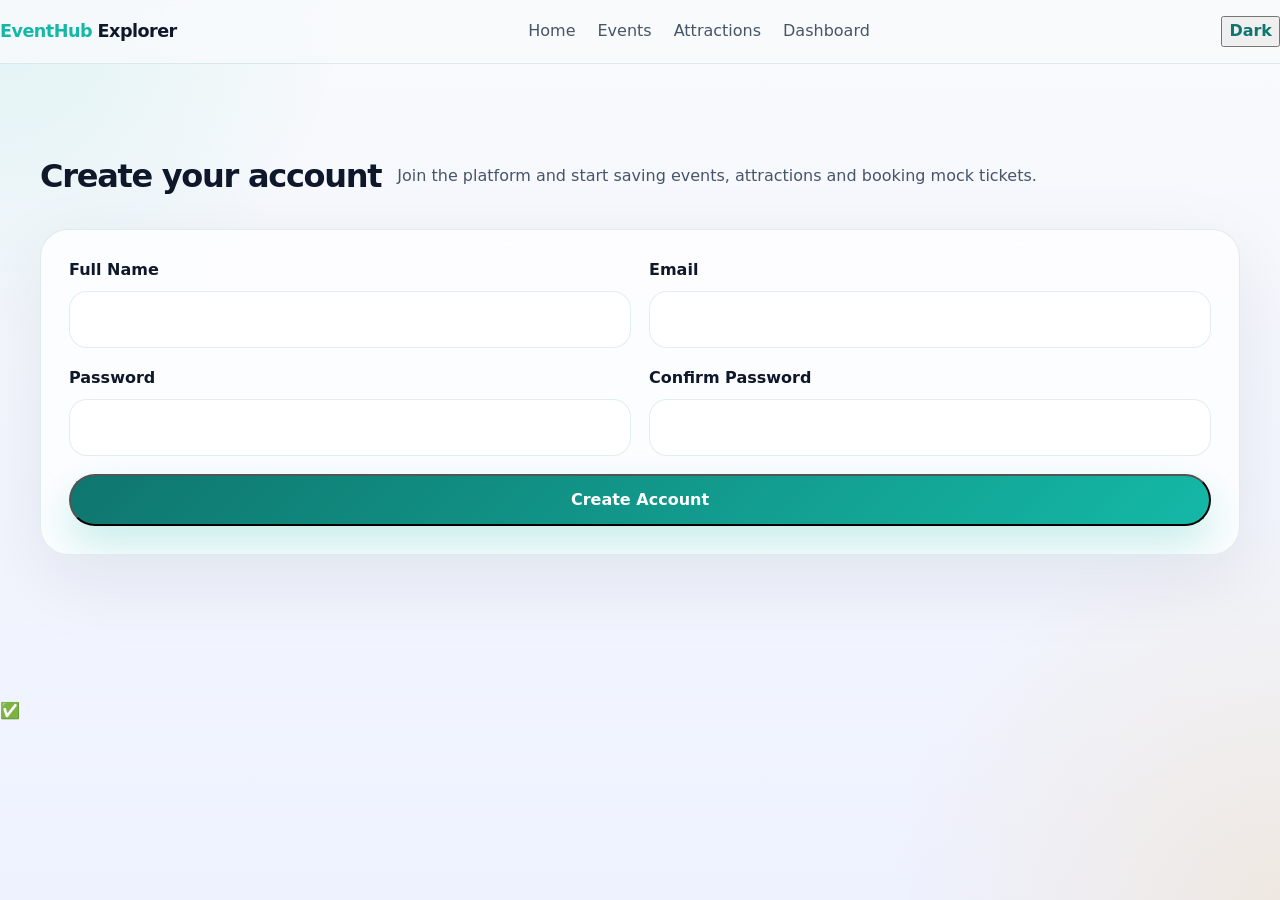
<file: signup.html>
<!DOCTYPE html>
<html lang="en">
<head>
  <meta charset="UTF-8" />
  <meta name="viewport" content="width=device-width, initial-scale=1.0" />
  <title>Sign Up | EventHub Explorer</title>
  <link rel="stylesheet" href="style.css" />
</head>
<body data-page="signup">
  <div id="loading-screen"><div class="loader"></div></div>
  <div class="mobile-menu" id="mobileMenu">
    <button id="mobileClose" class="mobile-toggle">✕</button>
    <a href="index.html">Home</a>
    <a href="events.html">Events</a>
    <a href="attractions.html">Attractions</a>
    <a href="login.html">Login</a>
    <a href="signup.html">Sign Up</a>
  </div>
  <header class="site-header">
    <a class="brand" href="index.html"><span>EventHub</span> Explorer</a>
    <nav class="main-nav">
      <a class="nav-link" href="index.html">Home</a>
      <a class="nav-link" href="events.html">Events</a>
      <a class="nav-link" href="attractions.html">Attractions</a>
      <a class="nav-link" href="dashboard.html">Dashboard</a>
    </nav>
    <div class="nav-actions">
      <button id="darkToggle" class="dark-toggle"><span>Dark</span></button>
      <button class="mobile-toggle">☰</button>
    </div>
  </header>

  <main class="page-shell">
    <section class="section" data-reveal>
      <div class="section-title"><h2>Create your account</h2><p>Join the platform and start saving events, attractions and booking mock tickets.</p></div>
      <div class="form-card glass-card">
        <form id="signupForm">
          <div class="input-grid inline"><div class="input-group"><label>Full Name</label><input id="signupName" type="text" required /></div><div class="input-group"><label>Email</label><input id="signupEmail" type="email" required /></div></div>
          <div class="input-grid inline"><div class="input-group"><label>Password</label><input id="signupPassword" type="password" required /></div><div class="input-group"><label>Confirm Password</label><input id="signupConfirm" type="password" required /></div></div>
          <button class="btn btn-primary full-width">Create Account</button>
        </form>
      </div>
    </section>
  </main>

  <a class="fab" href="login.html">✅</a>
  <button id="backTop" class="back-top" aria-label="Back to top">↑</button>
  <script src="script.js"></script>
</body>
</html>
</file>
<file: style.css>
﻿/* EventHub Explorer - premium startup UI */
:root {
  color-scheme: light;
  font-family: 'Inter', 'Poppins', system-ui, -apple-system, BlinkMacSystemFont, 'Segoe UI', sans-serif;
  font-size: 16px;
  line-height: 1.55;
  background: #f8fafc;
  color: #0f172a;
  --bg: #f8fafc;
  --surface: rgba(255, 255, 255, 0.82);
  --surface-strong: rgba(255, 255, 255, 0.96);
  --glass: rgba(255, 255, 255, 0.74);
  --border: rgba(15, 118, 110, 0.12);
  --text: #0f172a;
  --muted: #475569;
  --primary: #0f766e;
  --secondary: #14b8a6;
  --accent: #f59e0b;
  --accent-soft: rgba(245, 158, 11, 0.14);
  --shadow: 0 24px 80px rgba(15, 23, 42, 0.08);
  --focus: rgba(20, 184, 166, 0.18);
}
* {
  box-sizing: border-box;
}
html {
  scroll-behavior: smooth;
}
body {
  margin: 0;
  min-height: 100vh;
  background: radial-gradient(circle at top left, rgba(20, 184, 166, 0.10), transparent 22%),
              radial-gradient(circle at bottom right, rgba(245, 158, 11, 0.12), transparent 25%),
              linear-gradient(180deg, #f8fafc 0%, #eef2ff 100%);
  color: var(--text);
}
body.dark-mode {
  background: radial-gradient(circle at top left, rgba(20, 184, 166, 0.16), transparent 24%),
              radial-gradient(circle at bottom right, rgba(245, 158, 11, 0.12), transparent 22%),
              linear-gradient(180deg, #020617 0%, #051026 100%);
  color: #e2e8f0;
}
img {
  display: block;
  max-width: 100%;
}
button,
input,
select,
textarea {
  font: inherit;
}
a {
  color: inherit;
  text-decoration: none;
}
.page-shell {
  width: min(1200px, calc(100% - 40px));
  margin: 0 auto;
  padding: 24px 0 80px;
}
.site-header {
  display: flex;
  align-items: center;
  justify-content: space-between;
  gap: 24px;
  padding: 16px 0;
  position: sticky;
  top: 0;
  z-index: 20;
  backdrop-filter: blur(16px);
  background: rgba(248, 250, 252, 0.9);
  border-bottom: 1px solid var(--border);
}
body.dark-mode .site-header {
  background: rgba(2, 6, 23, 0.82);
  border-color: rgba(148, 163, 184, 0.12);
}
.brand {
  font-size: 1.1rem;
  font-weight: 800;
  letter-spacing: -0.03em;
}
.brand span {
  color: var(--secondary);
}
.main-nav {
  display: flex;
  align-items: center;
  gap: 22px;
}
.nav-link {
  color: var(--muted);
  font-weight: 500;
  transition: color 0.25s ease;
}
.nav-link:hover,
.nav-link.active {
  color: var(--primary);
}
.nav-actions {
  display: flex;
  align-items: center;
  gap: 14px;
}
.btn,
button.btn {
  display: inline-flex;
  align-items: center;
  justify-content: center;
  border-radius: 999px;
  padding: 12px 20px;
  font-weight: 700;
  transition: transform 0.22s ease, box-shadow 0.25s ease, background 0.25s ease;
}
.btn:hover,
button.btn:hover {
  transform: translateY(-1px);
}
.btn-primary,
button.btn-primary {
  background: linear-gradient(135deg, var(--primary), var(--secondary));
  color: #fff;
  box-shadow: 0 18px 40px rgba(20, 184, 166, 0.23);
}
.btn-secondary,
button.btn-secondary {
  background: rgba(255, 255, 255, 0.86);
  color: var(--text);
  border: 1px solid var(--border);
}
body.dark-mode .btn-secondary,
body.dark-mode button.btn-secondary {
  background: rgba(8, 17, 36, 0.88);
  color: #e2e8f0;
  border-color: rgba(148, 163, 184, 0.16);
}
.section {
  padding: 64px 0;
}
.section-title {
  display: flex;
  align-items: center;
  gap: 16px;
  margin-bottom: 28px;
}
.section-title h2 {
  margin: 0;
  font-size: clamp(2rem, 2.4vw, 2.65rem);
  letter-spacing: -0.04em;
}
.section-title p {
  margin: 0;
  color: var(--muted);
  max-width: 650px;
}
.glass-card {
  background: var(--glass);
  border: 1px solid var(--border);
  border-radius: 28px;
  box-shadow: var(--shadow);
  backdrop-filter: blur(20px);
}
body.dark-mode .glass-card {
  background: rgba(3, 14, 32, 0.78);
  border-color: rgba(148, 163, 184, 0.12);
}
.hero {
  position: relative;
  overflow: hidden;
  padding: 80px 0 60px;
}
.hero::before {
  content: '';
  position: absolute;
  inset: 0;
  background: radial-gradient(circle at top left, rgba(20, 184, 166, 0.18), transparent 20%),
              radial-gradient(circle at bottom right, rgba(245, 158, 11, 0.18), transparent 22%);
  pointer-events: none;
}
.hero-grid {
  display: grid;
  grid-template-columns: 1.1fr 0.9fr;
  align-items: center;
  gap: 32px;
  position: relative;
  z-index: 1;
}
.hero-copy {
  max-width: 590px;
}
.hero-copy .eyebrow {
  display: inline-flex;
  align-items: center;
  gap: 10px;
  color: var(--secondary);
  font-weight: 800;
  text-transform: uppercase;
  letter-spacing: 0.18em;
  font-size: 0.8rem;
  margin-bottom: 20px;
}
.hero-copy h1 {
  margin: 0;
  font-size: clamp(3rem, 5vw, 4.5rem);
  line-height: 0.95;
}
.hero-copy p {
  max-width: 620px;
  margin: 26px 0 30px;
  font-size: 1rem;
  color: var(--muted);
}
.hero-actions {
  display: flex;
  flex-wrap: wrap;
  gap: 16px;
}
.hero-card {
  position: relative;
  min-height: 520px;
  border-radius: 34px;
  overflow: hidden;
  box-shadow: var(--shadow);
  background: linear-gradient(180deg, rgba(255,255,255,0.95) 0%, rgba(255,255,255,0.72) 100%);
}
body.dark-mode .hero-card {
  background: linear-gradient(180deg, rgba(1, 13, 34, 0.82) 0%, rgba(4, 21, 46, 0.78) 100%);
}
.hero-card::before {
  content: '';
  position: absolute;
  inset: 0;
  background: radial-gradient(circle at 30% 20%, rgba(20, 184, 166, 0.22), transparent 22%),
              radial-gradient(circle at 90% 85%, rgba(245, 158, 11, 0.18), transparent 24%);
  pointer-events: none;
}
.hero-slideshow {
  position: absolute;
  inset: 0;
  display: grid;
}
.slide {
  opacity: 0;
  transform: scale(1.03);
  transition: opacity 0.8s ease, transform 0.8s ease;
  background-size: cover;
  background-position: center;
}
.slide.active {
  opacity: 1;
  transform: scale(1);
}
.slide::after {
  content: '';
  position: absolute;
  inset: 0;
  background: linear-gradient(180deg, rgba(15, 118, 110, 0.18), rgba(248, 250, 252, 0.8));
}
.slide-1 { background-image: linear-gradient(135deg, rgba(15, 118, 110, 0.65), rgba(20, 184, 166, 0.45)), url('https://images.unsplash.com/photo-1470225620780-dba8ba36b745?w=1400&q=80'); background-size: cover; background-position: center; }
.slide-2 { background-image: linear-gradient(135deg, rgba(245, 158, 11, 0.65), rgba(251, 191, 36, 0.45)), url('https://images.unsplash.com/photo-1599930113854-d617d0c6171e?w=1400&q=80'); background-size: cover; background-position: center; }
.slide-3 { background-image: linear-gradient(135deg, rgba(15, 118, 110, 0.55), rgba(248, 250, 252, 0.4)), url('https://images.unsplash.com/photo-1501594907352-04cda38ebc29?w=1400&q=80'); background-size: cover; background-position: center; }
.hero-visual-content {
  position: relative;
  z-index: 1;
  display: grid;
  gap: 18px;
  padding: 32px;
  min-height: 520px;
}
.hero-stats {
  display: grid;
  gap: 14px;
}
.hero-stat {
  display: flex;
  justify-content: space-between;
  align-items: center;
  padding: 18px 22px;
  border-radius: 24px;
  background: rgba(255, 255, 255, 0.95);
  box-shadow: 0 18px 32px rgba(15, 23, 42, 0.08);
}
body.dark-mode .hero-stat {
  background: rgba(3, 14, 32, 0.82);
}
.hero-stat strong {
  font-size: 1.65rem;
}
.hero-stat span {
  color: var(--muted);
}
.search-panel,
.search-panel .glass-card {
  border-radius: 28px;
}
.search-panel {
  margin-top: 28px;
  padding: 28px;
  background: var(--glass);
  border: 1px solid var(--border);
  box-shadow: var(--shadow);
}
.search-grid {
  display: grid;
  gap: 18px;
  grid-template-columns: repeat(5, minmax(0, 1fr));
}
.search-grid input,
.search-grid select {
  width: 100%;
  border-radius: 20px;
  border: 1px solid var(--border);
  padding: 16px 18px;
  background: rgba(255, 255, 255, 0.9);
}
body.dark-mode .search-grid input,
body.dark-mode .search-grid select {
  background: rgba(5, 14, 34, 0.88);
  color: #e2e8f0;
  border-color: rgba(148, 163, 184, 0.16);
}
.search-grid .search-button {
  grid-column: span 1;
}
.suggestions {
  position: absolute;
  left: 0;
  right: 0;
  top: 100%;
  background: var(--surface-strong);
  border: 1px solid var(--border);
  border-radius: 18px;
  margin-top: 8px;
  overflow: hidden;
  z-index: 5;
}
.suggestions button {
  width: 100%;
  padding: 12px 16px;
  text-align: left;
  color: var(--text);
}
.suggestions button:hover {
  background: var(--accent-soft);
}
.events-grid,
.attractions-grid,
.cards-grid,
.feature-grid,
.stats-grid,
.related-list,
.gallery-grid {
  display: grid;
  gap: 24px;
}
.events-grid,
.attractions-grid,
.related-list {
  grid-template-columns: repeat(4, minmax(0, 1fr));
}
.cards-grid {
  grid-template-columns: repeat(3, minmax(0, 1fr));
}
.stats-grid {
  grid-template-columns: repeat(4, minmax(0, 1fr));
}
.event-card,
.attraction-card,
.testimonial-card,
.metric-card,
.list-card,
.schedule-card,
.dashboard-card,
.analytics-card,
.modal-content,
.detail-card,
.booking-card,
.profile-card,
.notification-card,
.table-card,
.feature-card,
.map-card,
.form-card {
  background: var(--glass);
  border: 1px solid var(--border);
  border-radius: 28px;
  box-shadow: var(--shadow);
  overflow: hidden;
  transition: transform 0.25s ease, border-color 0.25s ease, box-shadow 0.25s ease;
}
body.dark-mode .event-card,
body.dark-mode .attraction-card,
body.dark-mode .testimonial-card,
body.dark-mode .metric-card,
body.dark-mode .list-card,
body.dark-mode .schedule-card,
body.dark-mode .dashboard-card,
body.dark-mode .analytics-card,
body.dark-mode .detail-card,
body.dark-mode .booking-card,
body.dark-mode .profile-card,
body.dark-mode .notification-card,
body.dark-mode .table-card,
body.dark-mode .feature-card,
body.dark-mode .map-card,
body.dark-mode .form-card,
body.dark-mode .modal-content {
  background: rgba(3, 14, 32, 0.78);
}
.event-card:hover,
.attraction-card:hover,
.metric-card:hover,
.dashboard-card:hover,
.analytics-card:hover,
.modal-content:hover,
.detail-card:hover,
.feature-card:hover,
.map-card:hover,
.form-card:hover {
  transform: translateY(-6px);
  border-color: rgba(20, 184, 166, 0.22);
}
.card-hero {
  position: relative;
  min-height: 180px;
  background: linear-gradient(135deg, rgba(15, 118, 110, 0.95), rgba(20, 184, 166, 0.85));
}
.card-hero.overlay {
  background-size: cover;
  background-position: center;
}
.card-hero::before {
  content: '';
  position: absolute;
  inset: 0;
  background: linear-gradient(180deg, rgba(15, 118, 110, 0.18), rgba(15, 118, 110, 0.72));
}
.card-hero span {
  position: absolute;
  top: 16px;
  right: 16px;
  background: rgba(255, 255, 255, 0.9);
  color: var(--text);
  padding: 8px 12px;
  border-radius: 999px;
  font-size: 0.85rem;
  font-weight: 700;
}
.card-body {
  padding: 22px;
}
.card-title {
  margin: 0 0 10px;
  font-size: 1.1rem;
}
.card-meta {
  display: flex;
  flex-wrap: wrap;
  gap: 10px;
  margin: 12px 0;
  color: var(--muted);
  font-size: 0.95rem;
}
.card-meta span {
  display: inline-flex;
  align-items: center;
  gap: 6px;
}
.card-meta span::before {
  content: '•';
  color: var(--accent);
}
.card-text {
  margin: 0 0 18px;
  color: var(--muted);
}
.card-actions {
  display: flex;
  justify-content: space-between;
  align-items: center;
  gap: 12px;
  flex-wrap: wrap;
}
.favorite-toggle {
  width: 46px;
  height: 46px;
  display: inline-flex;
  align-items: center;
  justify-content: center;
  border-radius: 50%;
  background: rgba(255, 255, 255, 0.88);
  color: var(--text);
  transition: transform 0.2s ease, background 0.2s ease;
}
.favorite-toggle.active {
  background: rgba(245, 158, 11, 0.16);
  color: var(--accent);
}
.favorite-toggle:hover {
  transform: translateY(-2px);
}
.event-badge,
.tag-pill {
  display: inline-flex;
  align-items: center;
  justify-content: center;
  padding: 8px 14px;
  border-radius: 999px;
  background: rgba(15, 118, 110, 0.08);
  color: var(--primary);
  font-weight: 600;
  font-size: 0.85rem;
}
.event-badge.badge-free {
  background: #10b981;
  color: white;
  font-weight: 700;
  font-size: 0.9rem;
  box-shadow: 0 2px 8px rgba(16, 185, 129, 0.3);
}
body.dark-mode .event-badge,
body.dark-mode .tag-pill {
  background: rgba(20, 184, 166, 0.12);
}
body.dark-mode .event-badge.badge-free {
  background: #059669;
  color: white;
  box-shadow: 0 2px 8px rgba(5, 150, 105, 0.4);
}
.trending-list {
  display: grid;
  grid-template-columns: repeat(3, minmax(0, 1fr));
  gap: 20px;
}
.trend-card {
  padding: 24px;
}
.trend-card h3 {
  margin-top: 0;
}
.trend-card p {
  color: var(--muted);
  margin: 14px 0 0;
}
.rating {
  display: inline-flex;
  align-items: center;
  gap: 8px;
  color: #f59e0b;
  font-weight: 700;
}
.rating span {
  color: var(--muted);
  font-weight: 500;
}
.stats-row {
  display: grid;
  grid-template-columns: repeat(4, minmax(0, 1fr));
  gap: 18px;
}
.stat-card {
  padding: 28px;
  text-align: center;
  border-radius: 28px;
  background: linear-gradient(135deg, rgba(20, 184, 166, 0.15), rgba(255, 255, 255, 0.95));
  border: 1px solid var(--border);
}
body.dark-mode .stat-card {
  background: rgba(2, 6, 23, 0.76);
  border-color: rgba(148, 163, 184, 0.12);
}
.stat-card strong {
  display: block;
  font-size: 2.8rem;
  margin-bottom: 10px;
}
.testimonial-card {
  padding: 28px;
  min-height: 260px;
  display: grid;
  gap: 18px;
}
.testimonial-card p {
  margin: 0;
  color: var(--muted);
}
.testimonial-author {
  display: flex;
  align-items: center;
  gap: 14px;
}
.avatar {
  width: 54px;
  height: 54px;
  border-radius: 50%;
  background: linear-gradient(135deg, var(--primary), var(--secondary));
  display: grid;
  place-items: center;
  color: #fff;
  font-weight: 700;
}
.slider-controls {
  display: flex;
  gap: 12px;
  margin-top: 14px;
}
.slider-controls button {
  width: 48px;
  height: 48px;
  border-radius: 50%;
  border: 1px solid var(--border);
  background: rgba(255, 255, 255, 0.88);
}
body.dark-mode .slider-controls button {
  background: rgba(8, 17, 36, 0.88);
}
.section-split {
  display: grid;
  grid-template-columns: 1.2fr 0.8fr;
  gap: 28px;
}
.feature-card,
.map-card,
.form-card,
.detail-card,
.booking-card,
.profile-card,
.notification-card,
.table-card {
  padding: 28px;
}
.map-card {
  min-height: 420px;
  position: relative;
  overflow: hidden;
  display: grid;
  grid-template-columns: 1.75fr 1fr;
  gap: 24px;
  padding: 24px;
  align-items: stretch;
}
.map-card::before {
  content: '';
  position: absolute;
  inset: 0;
  background: radial-gradient(circle at 20% 20%, rgba(20, 184, 166, 0.16), transparent 18%),
              radial-gradient(circle at 80% 80%, rgba(245, 158, 11, 0.14), transparent 20%);
}
.map-visual {
  position: relative;
  min-height: 320px;
  padding: 18px;
  border-radius: 28px;
  background: linear-gradient(135deg, rgba(15, 118, 110, 0.16), rgba(20, 184, 166, 0.09)),
              radial-gradient(circle at 30% 22%, rgba(20, 184, 166, 0.14), transparent 16%),
              radial-gradient(circle at 80% 60%, rgba(245, 158, 11, 0.12), transparent 18%);
  border: 1px solid rgba(15, 118, 110, 0.12);
}
.map-visual::before {
  content: 'CAMBODIA';
  position: absolute;
  top: 16px;
  right: 18px;
  color: rgba(255, 255, 255, 0.78);
  font-size: 0.83rem;
  letter-spacing: 0.22em;
  text-transform: uppercase;
}
.map-visual::after {
  content: '';
  position: absolute;
  inset: 16px;
  border-radius: 22px;
  background-size: 100px 100px;
  background-image: radial-gradient(circle, rgba(15, 118, 110, 0.14), transparent 45%);
}

#leafletMap {
  width: 100%;
  height: 100%;
  min-height: 280px;
  border-radius: 14px;
}
.map-pin {
  position: absolute;
  width: 18px;
  height: 18px;
  border-radius: 50%;
  background: var(--accent);
  box-shadow: 0 0 16px rgba(245, 158, 11, 0.28);
  transition: transform 0.25s ease, background 0.25s ease, box-shadow 0.25s ease;
}
.map-pin::after {
  content: '';
  position: absolute;
  inset: 4px;
  border-radius: 50%;
  background: #fff;
}
.map-pin.active {
  background: var(--secondary);
  box-shadow: 0 0 24px rgba(20, 184, 166, 0.45);
  transform: scale(1.4);
}
.map-info {
  display: grid;
  gap: 16px;
  align-items: start;
  padding: 18px;
  border-radius: 26px;
  background: rgba(255, 255, 255, 0.94);
  border: 1px solid rgba(15, 118, 110, 0.12);
}
body.dark-mode .map-info {
  background: rgba(4, 17, 43, 0.92);
}
.map-info p {
  margin: 0;
  color: var(--muted);
}
.nearby-list {
  display: grid;
  gap: 12px;
}
.nearby-event {
  padding: 16px 18px;
  border-radius: 22px;
  background: rgba(255, 255, 255, 0.94);
  border: 1px solid var(--border);
}
body.dark-mode .nearby-event {
  background: rgba(4, 17, 43, 0.9);
}
.nearby-event strong {
  display: block;
  margin-bottom: 8px;
}
.full-width {
  width: 100%;
}
.input-group {
  display: grid;
  gap: 8px;
  margin-bottom: 18px;
}
.input-group label {
  font-weight: 600;
}
.input-group input,
.input-group select,
.input-group textarea {
  width: 100%;
  border-radius: 18px;
  border: 1px solid var(--border);
  background: rgba(255, 255, 255, 0.92);
  padding: 15px 16px;
}
body.dark-mode .input-group input,
body.dark-mode .input-group select,
body.dark-mode .input-group textarea {
  background: rgba(6, 16, 37, 0.9);
  color: #e2e8f0;
  border-color: rgba(148, 163, 184, 0.18);
}
.input-grid {
  display: grid;
  gap: 18px;
}
.input-grid.inline {
  grid-template-columns: repeat(2, minmax(0, 1fr));
}
.form-row {
  display: grid;
  gap: 18px;
  grid-template-columns: 1.1fr 0.9fr;
}
.top-bar {
  display: flex;
  align-items: center;
  justify-content: space-between;
  gap: 20px;
  margin-bottom: 26px;
}
.top-bar h1 {
  margin: 0;
  font-size: clamp(1.8rem, 2.5vw, 2.4rem);
}
.panel-header {
  display: flex;
  align-items: center;
  justify-content: space-between;
  gap: 24px;
  margin-bottom: 24px;
}
.panel-header .text-muted {
  color: var(--muted);
}
.sort-bar,
.filter-bar {
  display: flex;
  align-items: center;
  gap: 14px;
  flex-wrap: wrap;
}
.filter-chip,
.category-chip,
.status-pill {
  padding: 10px 16px;
  border-radius: 999px;
  border: 1px solid var(--border);
  color: var(--muted);
  background: rgba(255, 255, 255, 0.88);
  cursor: pointer;
  transition: background 0.2s ease, color 0.2s ease, border-color 0.2s ease;
}
body.dark-mode .filter-chip,
body.dark-mode .category-chip,
body.dark-mode .status-pill {
  background: rgba(8, 17, 36, 0.9);
  color: #cbd5e1;
}
.filter-chip.active,
.category-chip.active {
  background: rgba(20, 184, 166, 0.14);
  color: var(--primary);
  border-color: rgba(20, 184, 166, 0.3);
}
.tag-grid {
  display: flex;
  flex-wrap: wrap;
  gap: 12px;
}
.event-meta {
  display: flex;
  flex-wrap: wrap;
  gap: 12px;
  align-items: center;
}
.event-meta span {
  display: inline-flex;
  gap: 8px;
  color: var(--muted);
}
.event-meta strong {
  color: var(--text);
}
.detail-banner {
  min-height: 420px;
  border-radius: 34px;
  overflow: hidden;
  position: relative;
  background: linear-gradient(135deg, rgba(15, 118, 110, 0.8), rgba(20, 184, 166, 0.4));
}
.detail-banner::before {
  content: '';
  position: absolute;
  inset: 0;
  background: linear-gradient(180deg, rgba(3, 14, 32, 0.24), rgba(3, 14, 32, 0.7));
}
.detail-banner h1,
.banner-info {
  position: relative;
  z-index: 1;
}
.detail-banner-content {
  position: absolute;
  inset: 0;
  display: flex;
  align-items: flex-end;
  padding: 36px;
}
.banner-info {
  max-width: 680px;
  color: #fff;
}
.banner-info p {
  color: rgba(255, 255, 255, 0.85);
}
.badge-list {
  display: flex;
  flex-wrap: wrap;
  gap: 12px;
  margin-top: 18px;
}
.badge-list span {
  background: rgba(255, 255, 255, 0.14);
  color: #fff;
  padding: 10px 14px;
  border-radius: 999px;
  font-size: 0.95rem;
}
.event-description,
.schedule-list,
.related-list,
.review-list {
  display: grid;
  gap: 18px;
}
.schedule-item,
.related-card,
.booking-success,
.notification-card,
.table-row {
  display: grid;
  gap: 10px;
}
.schedule-item {
  padding: 18px;
  border-radius: 24px;
  background: rgba(255, 255, 255, 0.92);
}
body.dark-mode .schedule-item {
  background: rgba(4, 17, 43, 0.88);
}
.schedule-item strong {
  display: block;
  margin-bottom: 6px;
}
.gallery-grid {
  display: grid;
  grid-template-columns: repeat(3, minmax(0, 1fr));
  gap: 14px;
}
.gallery-tile {
  min-height: 160px;
  border-radius: 24px;
  overflow: hidden;
  background-size: cover;
  background-position: center;
  position: relative;
}
.gallery-tile::after {
  content: '';
  position: absolute;
  inset: 0;
  background: linear-gradient(180deg, transparent 0%, rgba(15, 23, 42, 0.4) 100%);
}
.gallery-tile button {
  position: absolute;
  inset: 0;
}
.related-card {
  padding: 20px;
}
.related-card .card-title {
  margin: 0 0 8px;
}
.detail-sidebar {
  display: grid;
  gap: 18px;
}
.detail-summary {
  display: grid;
  gap: 16px;
}
.summary-row {
  display: flex;
  justify-content: space-between;
  color: var(--muted);
}
.summary-row strong {
  color: var(--text);
}
.ticket-summary {
  padding: 22px;
  border-radius: 28px;
  background: rgba(255, 255, 255, 0.96);
}
body.dark-mode .ticket-summary {
  background: rgba(4, 17, 43, 0.88);
}
.ticket-summary h3 {
  margin: 0 0 16px;
}
.qr-code {
  width: 100%;
  min-height: 220px;
  border-radius: 24px;
  background: radial-gradient(circle at 30% 30%, rgba(15,118,110,0.18), transparent 22%),
              radial-gradient(circle at 70% 70%, rgba(245,158,11,0.14), transparent 22%),
              linear-gradient(90deg, rgba(15,118,110,0.08), transparent 50%, rgba(245,158,11,0.06));
  display: grid;
  place-items: center;
  text-align: center;
  color: var(--text);
  border: 1px dashed var(--border);
}
.body-small,
.text-muted {
  color: var(--muted);
}
.table-card {
  overflow-x: auto;
}
.table {
  width: 100%;
  border-collapse: collapse;
}
.table th,
.table td {
  text-align: left;
  padding: 16px 18px;
  border-bottom: 1px solid var(--border);
}
.table th {
  color: var(--muted);
  font-weight: 700;
}
.table tbody tr:hover {
  background: rgba(20, 184, 166, 0.06);
}
.notification-card {
  display: grid;
  gap: 12px;
}
.notification-card strong {
  font-size: 1rem;
}
.toggle-row {
  display: flex;
  align-items: center;
  justify-content: space-between;
  gap: 12px;
}
.toggle-button {
  width: 54px;
  height: 30px;
  border-radius: 999px;
  background: rgba(15, 118, 110, 0.12);
  position: relative;
  transition: background 0.25s ease;
}
.toggle-button::after {
  content: '';
  position: absolute;
  inset: 4px;
  width: 22px;
  height: 22px;
  border-radius: 50%;
  background: #fff;
  transition: transform 0.25s ease;
}
.toggle-button.active {
  background: rgba(20, 184, 166, 0.28);
}
.toggle-button.active::after {
  transform: translateX(24px);
}
#toast-container {
  position: fixed;
  bottom: 24px;
  right: 24px;
  display: grid;
  gap: 12px;
  z-index: 60;
}
.toast {
  min-width: 280px;
  padding: 16px 18px;
  border-radius: 20px;
  background: rgba(255, 255, 255, 0.96);
  border: 1px solid var(--border);
  box-shadow: 0 24px 60px rgba(15, 23, 42, 0.12);
  display: grid;
  gap: 8px;
}
body.dark-mode .toast {
  background: rgba(7, 17, 36, 0.92);
  color: #e2e8f0;
  border-color: rgba(148, 163, 184, 0.1);
}
.toast strong {
  display: block;
}
#loading-screen {
  position: fixed;
  inset: 0;
  background: rgba(248, 250, 252, 0.94);
  z-index: 80;
  display: grid;
  place-items: center;
  transition: opacity 0.4s ease;
}
body.dark-mode #loading-screen {
  background: rgba(2, 6, 23, 0.94);
}
.loader {
  width: 90px;
  height: 90px;
  border-radius: 50%;
  background: conic-gradient(var(--primary) 0 25%, rgba(255,255,255,0.2) 0 100%);
  animation: spin 1.2s linear infinite;
}
@keyframes spin {
  to { transform: rotate(1turn); }
}
.back-top {
  position: fixed;
  right: 24px;
  bottom: 110px;
  width: 52px;
  height: 52px;
  border-radius: 50%;
  background: var(--primary);
  color: #fff;
  display: grid;
  place-items: center;
  box-shadow: 0 24px 50px rgba(15, 23, 42, 0.2);
  z-index: 50;
  opacity: 0;
  pointer-events: none;
  transition: opacity 0.2s ease;
}
.back-top.visible {
  opacity: 1;
  pointer-events: auto;
}
.modal {
  position: fixed;
  inset: 0;
  background: rgba(15, 23, 42, 0.72);
  display: none;
  align-items: center;
  justify-content: center;
  z-index: 90;
  padding: 24px;
}
.modal.open {
  display: grid;
}
.modal-content {
  width: min(980px, 100%);
  background: var(--glass);
  border-radius: 30px;
  padding: 30px;
  position: relative;
}
body.dark-mode .modal-content {
  background: rgba(3, 14, 32, 0.94);
}
.modal-close {
  position: absolute;
  top: 18px;
  right: 18px;
  width: 42px;
  height: 42px;
  border-radius: 50%;
  background: rgba(255,255,255,0.92);
  display: grid;
  place-items: center;
}
.modal-body {
  display: grid;
  gap: 22px;
}
.hero-tag,
.hero-status,
.badge-light {
  display: inline-flex;
  align-items: center;
  gap: 10px;
  padding: 10px 16px;
  border-radius: 999px;
  background: rgba(255, 255, 255, 0.86);
  color: var(--primary);
  font-weight: 700;
}
body.dark-mode .hero-tag,
body.dark-mode .hero-status,
body.dark-mode .badge-light {
  background: rgba(8, 17, 36, 0.88);
  color: #a7f3d0;
}
.hero-meta {
  display: flex;
  gap: 14px;
  flex-wrap: wrap;
}
.hero-meta span {
  display: inline-flex;
  align-items: center;
  gap: 8px;
  color: rgba(255, 255, 255, 0.9);
}
.hero-meta strong {
  color: #fff;
}
[data-reveal] {
  opacity: 0;
  transform: translateY(24px);
  transition: opacity 0.75s ease, transform 0.75s ease;
}
[data-reveal].revealed {
  opacity: 1;
  transform: translateY(0);
}
@media (max-width: 1100px) {
  .hero-grid,
  .section-split,
  .events-grid,
  .attractions-grid,
  .cards-grid,
  .stats-grid,
  .related-list,
  .gallery-grid,
  .hero-actions,
  .top-bar,
  .panel-header,
  .search-grid,
  .map-grid,
  .input-grid.inline,
  .event-meta,
  .card-actions {
    grid-template-columns: 1fr;
  }
}
@media (max-width: 880px) {
  .site-header {
    flex-wrap: wrap;
  }
}
@media (max-width: 680px) {
  .page-shell {
    width: min(100%, calc(100% - 24px));
  }
  .main-nav {
    display: none;
  }
  .mobile-toggle {
    display: inline-flex;
  }
}
.mobile-toggle {
  width: 46px;
  height: 46px;
  display: none;
  align-items: center;
  justify-content: center;
  border-radius: 16px;
  background: rgba(255, 255, 255, 0.86);
  border: 1px solid var(--border);
}
.mobile-menu {
  position: fixed;
  inset: 0;
  padding: 100px 24px 24px;
  background: rgba(248, 250, 252, 0.98);
  backdrop-filter: blur(18px);
  display: none;
  flex-direction: column;
  gap: 24px;
  z-index: 80;
}
body.dark-mode .mobile-menu {
  background: rgba(2, 6, 23, 0.96);
}
.mobile-menu.open {
  display: flex;
}
.mobile-menu a {
  font-size: 1.1rem;
}
.dark-toggle {
  display: inline-flex;
  align-items: center;
  gap: 10px;
  color: var(--muted);
  font-weight: 700;
}
.dark-toggle span {
  color: var(--primary);
}
.ui-tag {
  display: inline-flex;
  align-items: center;
  gap: 10px;
  padding: 10px 16px;
  border-radius: 999px;
  background: rgba(20, 184, 166, 0.1);
  color: var(--primary);
  font-weight: 700;
}
.btn-ghost {
  background: rgba(255, 255, 255, 0.58);
  color: var(--text);
}
body.dark-mode .btn-ghost {
  background: rgba(8, 17, 36, 0.8);
}
</file>
